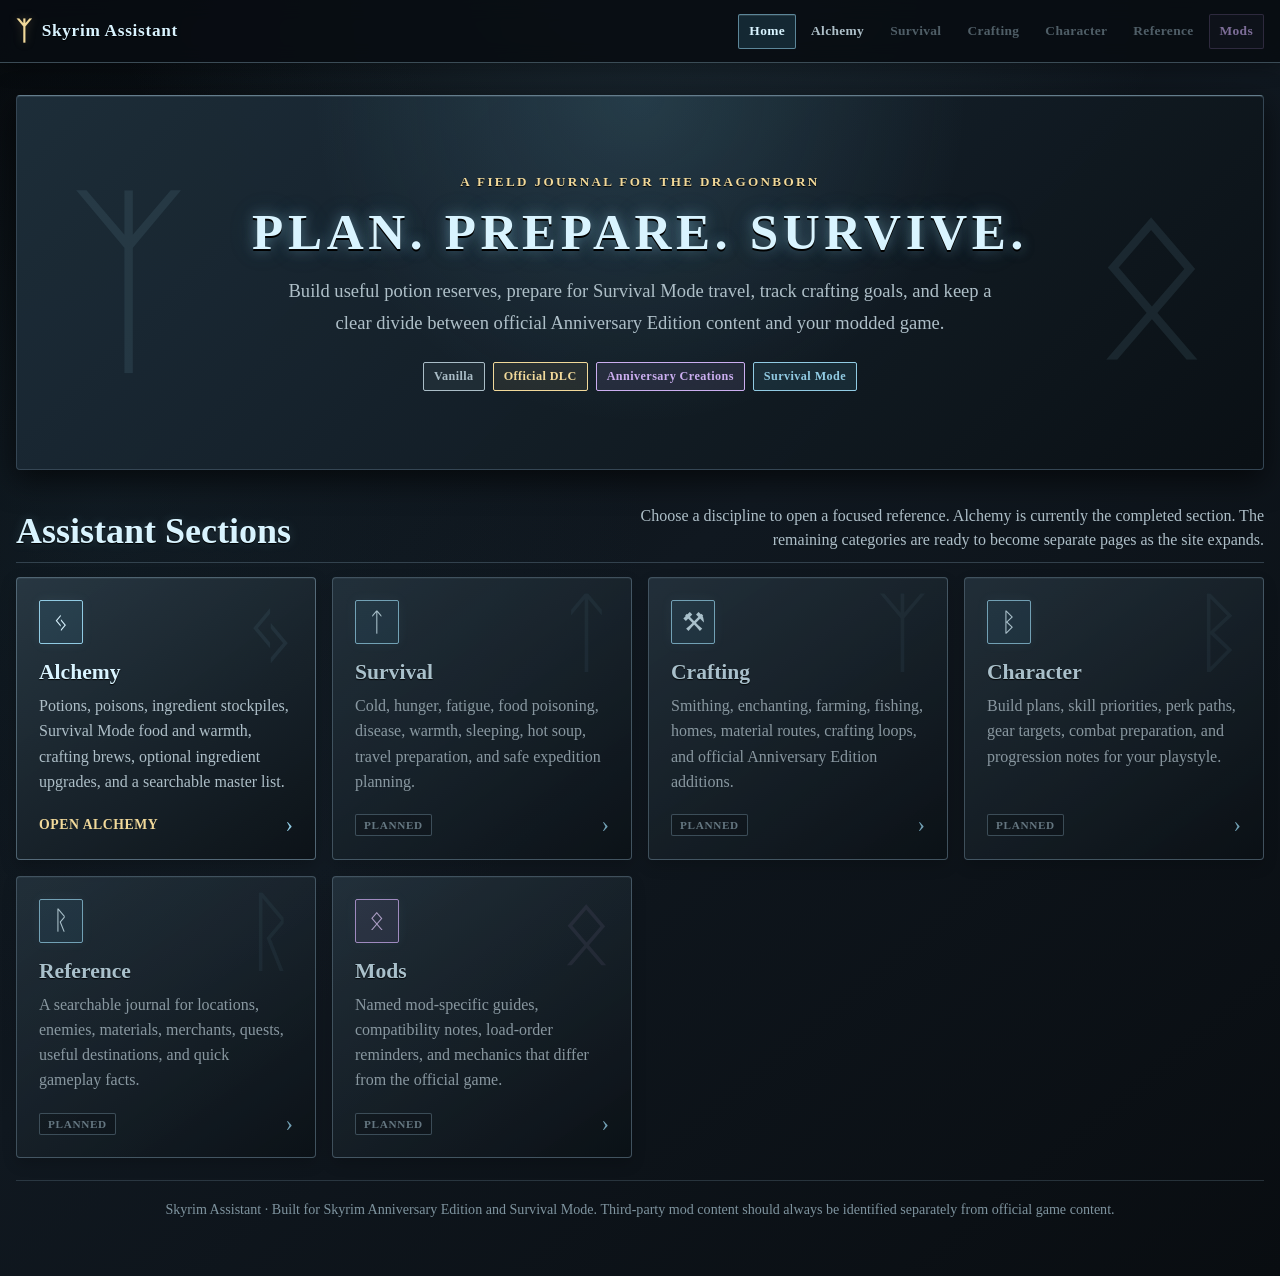
<file: index.html>
<!doctype html>
<html lang="en">
<head>
  <meta charset="utf-8" />
  <meta name="viewport" content="width=device-width, initial-scale=1" />
  <meta
    name="description"
    content="A Skyrim Anniversary Edition and Survival Mode reference assistant."
  />
  <title>Skyrim Assistant</title>

  <link rel="stylesheet" href="css/Site.css" />

  <style>
    .home-hero {
      position: relative;
      overflow: hidden;
      margin-bottom: 28px;
      padding: clamp(34px, 7vw, 78px) clamp(22px, 5vw, 72px);
      border: 1px solid var(--steel-dark);
      border-top-color: var(--steel);
      border-radius: 4px;
      text-align: center;
      background:
        radial-gradient(circle at 50% 0%, rgba(109, 174, 203, 0.18), transparent 45%),
        linear-gradient(
          135deg,
          rgba(30, 47, 59, 0.96),
          rgba(10, 16, 21, 0.98)
        );
      box-shadow:
        inset 0 1px 0 rgba(207, 236, 248, 0.11),
        0 10px 30px var(--shadow);
    }

    .home-hero::before,
    .home-hero::after {
      position: absolute;
      top: 50%;
      color: rgba(145, 203, 227, 0.1);
      font-family: "Segoe UI Symbol", "Noto Sans Runic", Georgia, serif;
      font-size: clamp(7rem, 16vw, 15rem);
      line-height: 1;
      pointer-events: none;
      transform: translateY(-50%);
    }

    .home-hero::before {
      content: "ᛉ";
      left: 4%;
    }

    .home-hero::after {
      content: "ᛟ";
      right: 4%;
    }

    .home-kicker {
      position: relative;
      z-index: 1;
      margin: 0 0 12px;
      color: var(--nordic-gold-bright);
      font-size: 0.82rem;
      font-weight: bold;
      letter-spacing: 0.18em;
      text-transform: uppercase;
      text-shadow: 0 1px 1px #000;
    }

    .home-hero h1 {
      position: relative;
      z-index: 1;
      margin-bottom: 14px;
    }

    .home-hero-copy {
      position: relative;
      z-index: 1;
      max-width: 740px;
      margin: 0 auto;
      color: var(--muted);
      font-size: clamp(1rem, 2vw, 1.16rem);
      line-height: 1.7;
    }

    .home-hero .content-status {
      margin-top: 24px;
    }

    .home-section {
      margin-top: 34px;
    }

    .home-section-heading {
      display: flex;
      align-items: end;
      justify-content: space-between;
      gap: 18px;
      margin-bottom: 14px;
      padding-bottom: 10px;
      border-bottom: 1px solid rgba(100, 125, 140, 0.42);
    }

    .home-section-heading h2 {
      margin: 0;
    }

    .home-section-heading p {
      max-width: 690px;
      margin: 0;
      color: var(--muted);
      line-height: 1.5;
      text-align: right;
    }

    .assistant-grid {
      display: grid;
      grid-template-columns: repeat(auto-fit, minmax(245px, 1fr));
      gap: 16px;
    }

    .assistant-card {
      position: relative;
      display: flex;
      min-height: 245px;
      flex-direction: column;
      padding: 22px;
      overflow: hidden;
      border: 1px solid rgba(100, 125, 140, 0.75);
      border-radius: 4px;
      color: var(--text);
      text-decoration: none;
      background: linear-gradient(
        145deg,
        rgba(49, 67, 79, 0.72),
        rgba(11, 17, 22, 0.82)
      );
      box-shadow:
        inset 0 1px 0 rgba(207, 236, 248, 0.06),
        0 6px 16px rgba(0, 0, 0, 0.22);
      transition:
        transform 0.18s ease,
        border-color 0.18s ease,
        box-shadow 0.18s ease,
        background 0.18s ease;
    }

    .assistant-card::before {
      position: absolute;
      top: 12px;
      right: 18px;
      color: rgba(145, 203, 227, 0.08);
      font-family: "Segoe UI Symbol", "Noto Sans Runic", Georgia, serif;
      font-size: 5.5rem;
      line-height: 1;
      pointer-events: none;
    }

    .assistant-card:hover {
      border-color: var(--frost);
      background: linear-gradient(
        145deg,
        rgba(59, 87, 104, 0.83),
        rgba(16, 29, 38, 0.92)
      );
      box-shadow:
        inset 0 1px 0 rgba(207, 236, 248, 0.1),
        0 0 18px rgba(145, 203, 227, 0.12),
        0 9px 20px rgba(0, 0, 0, 0.3);
      transform: translateY(-4px);
    }

    .assistant-card.coming-soon {
      cursor: default;
      opacity: 0.77;
    }

    .assistant-card.coming-soon:hover {
      border-color: rgba(100, 125, 140, 0.75);
      background: linear-gradient(
        145deg,
        rgba(49, 67, 79, 0.72),
        rgba(11, 17, 22, 0.82)
      );
      box-shadow:
        inset 0 1px 0 rgba(207, 236, 248, 0.06),
        0 6px 16px rgba(0, 0, 0, 0.22);
      transform: none;
    }

    .assistant-card.alchemy::before {
      content: "ᛃ";
    }

    .assistant-card.survival::before {
      content: "ᛏ";
    }

    .assistant-card.crafting::before {
      content: "ᛉ";
    }

    .assistant-card.character::before {
      content: "ᛒ";
    }

    .assistant-card.reference::before {
      content: "ᚱ";
    }

    .assistant-card.mods::before {
      content: "ᛟ";
      color: rgba(203, 174, 240, 0.11);
    }

    .card-rune {
      position: relative;
      z-index: 1;
      display: inline-grid;
      width: 44px;
      height: 44px;
      place-items: center;
      margin-bottom: 16px;
      border: 1px solid var(--frost);
      border-radius: 2px;
      color: var(--frost-bright);
      font-family: "Segoe UI Symbol", "Noto Sans Runic", Georgia, serif;
      font-size: 1.65rem;
      background: rgba(77, 159, 195, 0.12);
      box-shadow: 0 0 12px rgba(145, 203, 227, 0.08);
    }

    .assistant-card.mods .card-rune {
      border-color: #cbaef0;
      color: #dfc9fa;
      background: rgba(154, 132, 202, 0.13);
    }

    .assistant-card h3 {
      position: relative;
      z-index: 1;
      margin: 0 0 8px;
      color: var(--frost-bright);
      font-size: 1.35rem;
    }

    .assistant-card p {
      position: relative;
      z-index: 1;
      margin: 0;
      color: var(--muted);
      line-height: 1.58;
    }

    .card-footer {
      position: relative;
      z-index: 1;
      display: flex;
      align-items: center;
      justify-content: space-between;
      gap: 10px;
      margin-top: auto;
      padding-top: 20px;
    }

    .card-action {
      color: var(--nordic-gold-bright);
      font-size: 0.86rem;
      font-weight: bold;
      letter-spacing: 0.04em;
      text-transform: uppercase;
    }

    .card-arrow {
      color: var(--frost);
      font-size: 1.4rem;
      line-height: 1;
    }

    .coming-soon-label {
      padding: 4px 8px;
      border: 1px solid rgba(100, 125, 140, 0.7);
      border-radius: 2px;
      color: var(--muted-dark);
      font-size: 0.7rem;
      font-weight: bold;
      letter-spacing: 0.06em;
      text-transform: uppercase;
      background: rgba(0, 0, 0, 0.2);
    }

    .quick-note {
      margin-top: 26px;
      padding: 16px 18px;
      border: 1px solid rgba(100, 125, 140, 0.68);
      border-left: 4px solid var(--nordic-gold);
      border-radius: 3px;
      color: var(--muted);
      line-height: 1.6;
      background: linear-gradient(
        90deg,
        rgba(196, 168, 106, 0.1),
        rgba(12, 20, 27, 0.28)
      );
    }

    .quick-note strong {
      color: var(--nordic-gold-bright);
    }

    @media (max-width: 760px) {
      .home-section-heading {
        display: block;
      }

      .home-section-heading p {
        margin-top: 8px;
        text-align: left;
      }
    }
  </style>
</head>

<body>
  <header class="site-header">
    <div class="site-header-inner">
      <a class="site-logo" href="index.html">
        <span class="site-logo-rune" aria-hidden="true">ᛉ</span>
        <span>Skyrim Assistant</span>
      </a>

      <nav class="site-nav" aria-label="Main navigation">
        <a class="active" href="index.html">Home</a>
        <a href="Alchemy.html">Alchemy</a>
        <span class="site-nav-placeholder">Survival</span>
        <span class="site-nav-placeholder">Crafting</span>
        <span class="site-nav-placeholder">Character</span>
        <span class="site-nav-placeholder">Reference</span>
        <span class="site-nav-placeholder mod-nav-link">Mods</span>
      </nav>
    </div>
  </header>

  <main class="page-shell">
    <section class="home-hero" aria-labelledby="home-title">
      <p class="home-kicker">A Field Journal for the Dragonborn</p>

      <h1 id="home-title">Plan. Prepare. Survive.</h1>

      <p class="home-hero-copy">
        Build useful potion reserves, prepare for Survival Mode travel, track crafting goals,
        and keep a clear divide between official Anniversary Edition content and your modded game.
      </p>

      <div class="content-status" aria-label="Supported content">
        <span class="content-badge badge-vanilla">Vanilla</span>
        <span class="content-badge badge-dlc">Official DLC</span>
        <span class="content-badge badge-ae">Anniversary Creations</span>
        <span class="content-badge badge-survival">Survival Mode</span>
      </div>
    </section>

    <section class="home-section" aria-labelledby="assistant-tools-heading">
      <div class="home-section-heading">
        <h2 id="assistant-tools-heading">Assistant Sections</h2>

        <p>
          Choose a discipline to open a focused reference. Alchemy is currently the completed section.
          The remaining categories are ready to become separate pages as the site expands.
        </p>
      </div>

      <div class="assistant-grid">
        <a class="assistant-card alchemy" href="Alchemy.html">
          <span class="card-rune" aria-hidden="true">ᛃ</span>
          <h3>Alchemy</h3>

          <p>
            Potions, poisons, ingredient stockpiles, Survival Mode food and warmth,
            crafting brews, optional ingredient upgrades, and a searchable master list.
          </p>

          <div class="card-footer">
            <span class="card-action">Open Alchemy</span>
            <span class="card-arrow" aria-hidden="true">›</span>
          </div>
        </a>

        <article class="assistant-card survival coming-soon">
          <span class="card-rune" aria-hidden="true">ᛏ</span>
          <h3>Survival</h3>

          <p>
            Cold, hunger, fatigue, food poisoning, disease, warmth, sleeping,
            hot soup, travel preparation, and safe expedition planning.
          </p>

          <div class="card-footer">
            <span class="coming-soon-label">Planned</span>
            <span class="card-arrow" aria-hidden="true">›</span>
          </div>
        </article>

        <article class="assistant-card crafting coming-soon">
          <span class="card-rune" aria-hidden="true">⚒</span>
          <h3>Crafting</h3>

          <p>
            Smithing, enchanting, farming, fishing, homes, material routes,
            crafting loops, and official Anniversary Edition additions.
          </p>

          <div class="card-footer">
            <span class="coming-soon-label">Planned</span>
            <span class="card-arrow" aria-hidden="true">›</span>
          </div>
        </article>

        <article class="assistant-card character coming-soon">
          <span class="card-rune" aria-hidden="true">ᛒ</span>
          <h3>Character</h3>

          <p>
            Build plans, skill priorities, perk paths, gear targets,
            combat preparation, and progression notes for your playstyle.
          </p>

          <div class="card-footer">
            <span class="coming-soon-label">Planned</span>
            <span class="card-arrow" aria-hidden="true">›</span>
          </div>
        </article>

        <article class="assistant-card reference coming-soon">
          <span class="card-rune" aria-hidden="true">ᚱ</span>
          <h3>Reference</h3>

          <p>
            A searchable journal for locations, enemies, materials, merchants,
            quests, useful destinations, and quick gameplay facts.
          </p>

          <div class="card-footer">
            <span class="coming-soon-label">Planned</span>
            <span class="card-arrow" aria-hidden="true">›</span>
          </div>
        </article>

        <article class="assistant-card mods coming-soon">
          <span class="card-rune" aria-hidden="true">ᛟ</span>
          <h3>Mods</h3>

          <p>
            Named mod-specific guides, compatibility notes, load-order reminders,
            and mechanics that differ from the official game.
          </p>

          <div class="card-footer">
            <span class="coming-soon-label">Planned</span>
            <span class="card-arrow" aria-hidden="true">›</span>
          </div>
        </article>
      </div>

    </section>

    <footer class="site-footer">
      Skyrim Assistant · Built for Skyrim Anniversary Edition and Survival Mode.
      Third-party mod content should always be identified separately from official game content.
    </footer>
  </main>
</body>
</html>
</file>
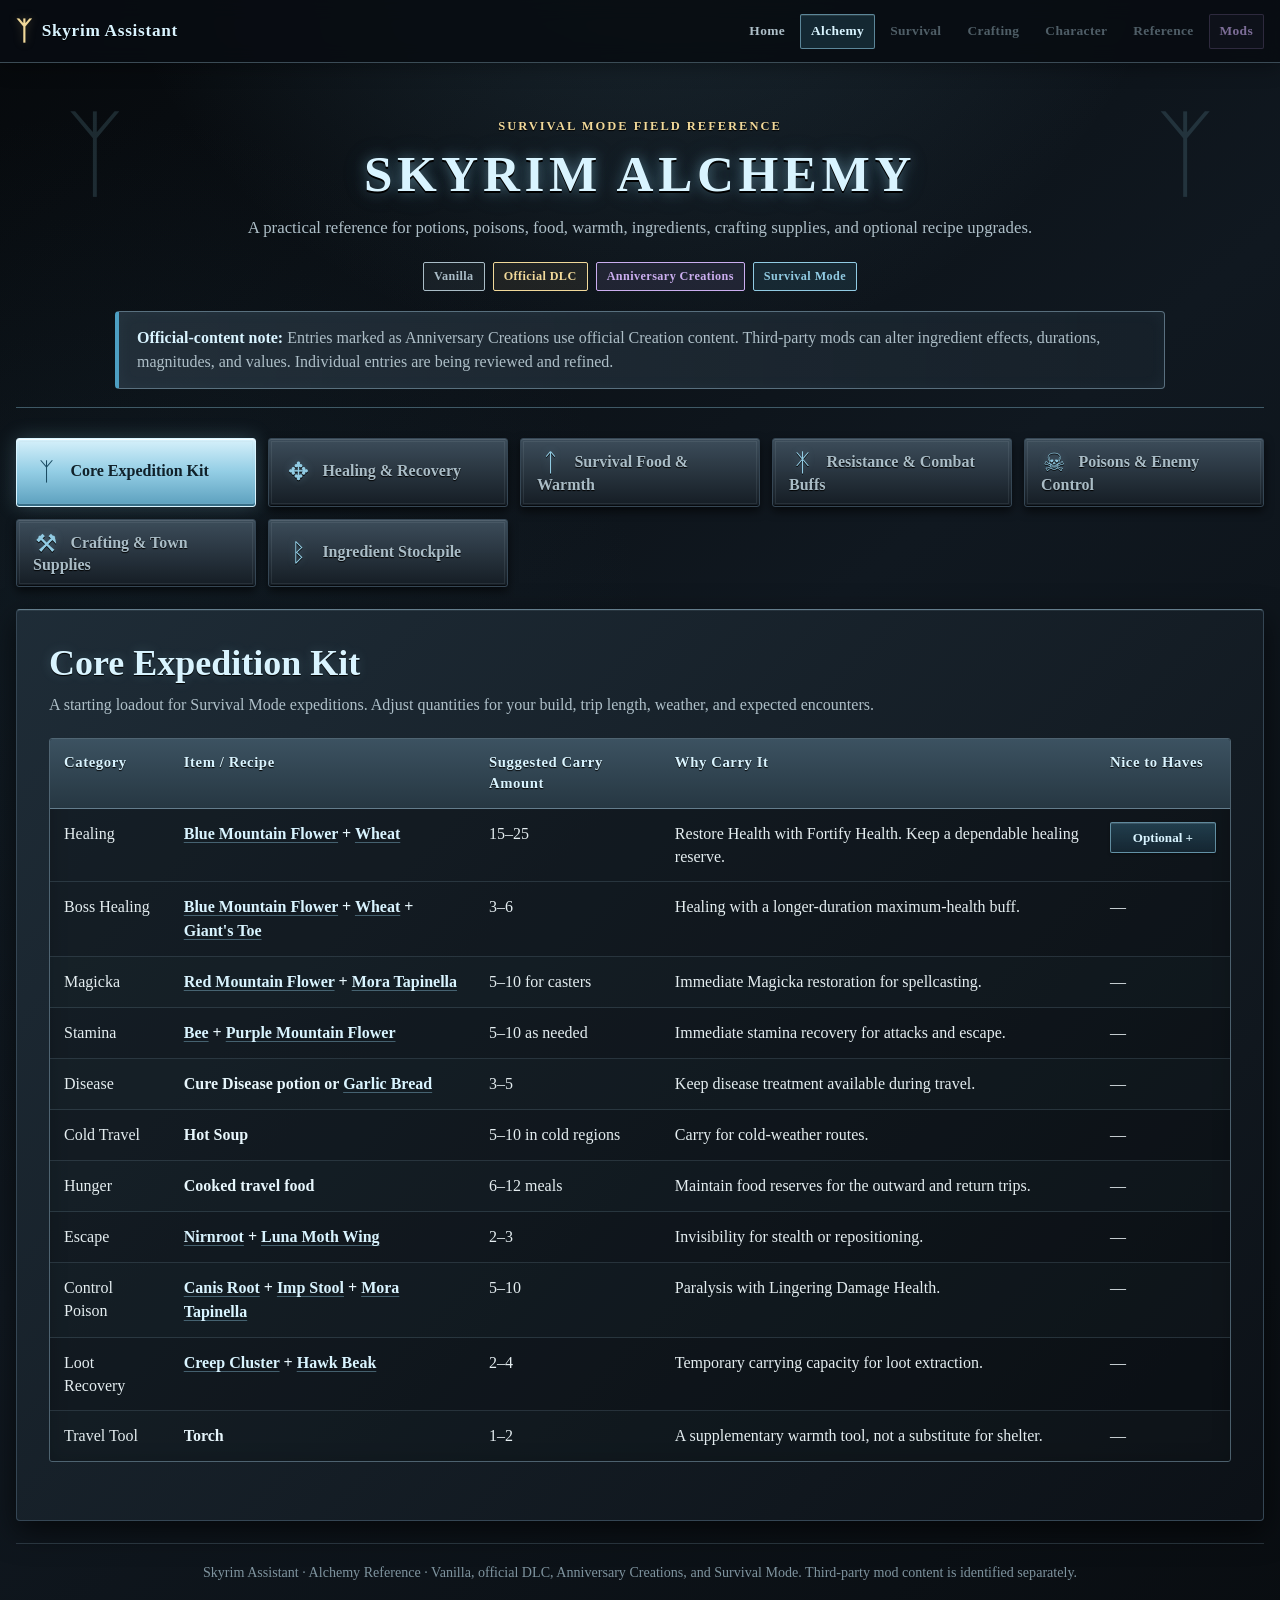
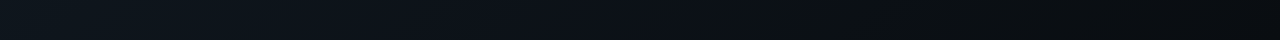
<file: Alchemy.html>
<!doctype html>
<html lang="en">

<head>
    <meta charset="utf-8" />
    <meta name="viewport" content="width=device-width, initial-scale=1" />
    <meta name="description"
        content="Skyrim Anniversary Edition Survival Mode alchemy reference for potions, poisons, ingredients, food, and crafting." />

    <title>Alchemy | Skyrim Assistant</title>

    <link rel="stylesheet" href="css/Site.css" />
    <link rel="stylesheet" href="css/Alchemy.css" />
</head>

<body>
    <header class="site-header">
        <div class="site-header-inner">
            <a class="site-logo" href="index.html">
                <span class="site-logo-rune" aria-hidden="true">ᛉ</span>
                <span>Skyrim Assistant</span>
            </a>

            <nav class="site-nav" aria-label="Main navigation">
                <a href="index.html">Home</a>
                <a class="active" href="Alchemy.html" aria-current="page">Alchemy</a>
                <span class="site-nav-placeholder">Survival</span>
                <span class="site-nav-placeholder">Crafting</span>
                <span class="site-nav-placeholder">Character</span>
                <span class="site-nav-placeholder">Reference</span>
                <span class="site-nav-placeholder mod-nav-link">Mods</span>
            </nav>
        </div>
    </header>

    <main class="page-shell">
        <header class="page-header">
            <p class="page-kicker">Survival Mode Field Reference</p>
            <h1>Skyrim Alchemy</h1>

            <p class="subtitle">
                A practical reference for potions, poisons, food, warmth, ingredients,
                crafting supplies, and optional recipe upgrades.
            </p>

            <div class="content-status" aria-label="Supported content">
                <span class="content-badge badge-vanilla">Vanilla</span>
                <span class="content-badge badge-dlc">Official DLC</span>
                <span class="content-badge badge-ae">Anniversary Creations</span>
                <span class="content-badge badge-survival">Survival Mode</span>
            </div>

            <div class="warning">
                <strong>Official-content note:</strong>
                Entries marked as Anniversary Creations use official Creation content.
                Third-party mods can alter ingredient effects, durations, magnitudes,
                and values. Individual entries are being reviewed and refined.
            </div>
        </header>

        <nav class="category-nav" aria-label="Alchemy categories">
            <button class="tab-button active" type="button" data-target="core-kit">
                <span class="tab-icon" aria-hidden="true">ᛉ</span>
                Core Expedition Kit
            </button>

            <button class="tab-button" type="button" data-target="healing">
                <span class="tab-icon" aria-hidden="true">✥</span>
                Healing &amp; Recovery
            </button>

            <button class="tab-button" type="button" data-target="survival">
                <span class="tab-icon" aria-hidden="true">ᛏ</span>
                Survival Food &amp; Warmth
            </button>

            <button class="tab-button" type="button" data-target="resistance">
                <span class="tab-icon" aria-hidden="true">ᛡ</span>
                Resistance &amp; Combat Buffs
            </button>

            <button class="tab-button" type="button" data-target="poisons">
                <span class="tab-icon" aria-hidden="true">☠</span>
                Poisons &amp; Enemy Control
            </button>

            <button class="tab-button" type="button" data-target="crafting">
                <span class="tab-icon" aria-hidden="true">⚒</span>
                Crafting &amp; Town Supplies
            </button>

            <button class="tab-button" type="button" data-target="ingredients">
                <span class="tab-icon" aria-hidden="true">ᛒ</span>
                Ingredient Stockpile
            </button>

        </nav>

        <!-- CORE EXPEDITION KIT -->
        <section id="core-kit" class="panel active">
            <h2>Core Expedition Kit</h2>

            <p class="panel-intro">
                A starting loadout for Survival Mode expeditions. Adjust quantities
                for your build, trip length, weather, and expected encounters.
            </p>

            <div class="table-wrap">
                <table>
                    <thead>
                        <tr>
                            <th scope="col">Category</th>
                            <th scope="col">Item / Recipe</th>
                            <th scope="col">Suggested Carry Amount</th>
                            <th scope="col">Why Carry It</th>
                            <th scope="col">Nice to Haves</th>
                        </tr>
                    </thead>

                    <tbody>
                        <tr>
                            <td>Healing</td>
                            <td class="recipe">Blue Mountain Flower + Wheat</td>
                            <td>15–25</td>
                            <td>
                                Restore Health with Fortify Health.
                                Keep a dependable healing reserve.
                            </td>
                            <td>
                                <button class="nice-to-have-button" type="button" aria-expanded="false"
                                    aria-controls="nice-core-healing">
                                    Optional +
                                </button>
                            </td>
                        </tr>

                        <tr id="nice-core-healing" class="nice-to-have-row" hidden>
                            <td colspan="5">
                                <div class="nice-to-have-content">
                                    <strong>Nice to haves:</strong>
                                    Add Giant's Toe for longer-duration Fortify Health.
                                    Reserve this variant for difficult encounters rather than
                                    routine batches.
                                </div>
                            </td>
                        </tr>

                        <tr>
                            <td>Boss Healing</td>
                            <td class="recipe">
                                Blue Mountain Flower + Wheat + Giant's Toe
                            </td>
                            <td>3–6</td>
                            <td>
                                Healing with a longer-duration maximum-health buff.
                            </td>
                            <td>—</td>
                        </tr>

                        <tr>
                            <td>Magicka</td>
                            <td class="recipe">Red Mountain Flower + Mora Tapinella</td>
                            <td>5–10 for casters</td>
                            <td>Immediate Magicka restoration for spellcasting.</td>
                            <td>—</td>
                        </tr>

                        <tr>
                            <td>Stamina</td>
                            <td class="recipe">Bee + Purple Mountain Flower</td>
                            <td>5–10 as needed</td>
                            <td>Immediate stamina recovery for attacks and escape.</td>
                            <td>—</td>
                        </tr>

                        <tr>
                            <td>Disease</td>
                            <td class="recipe">Cure Disease potion or Garlic Bread</td>
                            <td>3–5</td>
                            <td>Keep disease treatment available during travel.</td>
                            <td>—</td>
                        </tr>

                        <tr>
                            <td>Cold Travel</td>
                            <td class="recipe">Hot Soup</td>
                            <td>5–10 in cold regions</td>
                            <td>Carry for cold-weather routes.</td>
                            <td>—</td>
                        </tr>

                        <tr>
                            <td>Hunger</td>
                            <td class="recipe">Cooked travel food</td>
                            <td>6–12 meals</td>
                            <td>Maintain food reserves for the outward and return trips.</td>
                            <td>—</td>
                        </tr>

                        <tr>
                            <td>Escape</td>
                            <td class="recipe">Nirnroot + Luna Moth Wing</td>
                            <td>2–3</td>
                            <td>Invisibility for stealth or repositioning.</td>
                            <td>—</td>
                        </tr>

                        <tr>
                            <td>Control Poison</td>
                            <td class="recipe">
                                Canis Root + Imp Stool + Mora Tapinella
                            </td>
                            <td>5–10</td>
                            <td>Paralysis with Lingering Damage Health.</td>
                            <td>—</td>
                        </tr>

                        <tr>
                            <td>Loot Recovery</td>
                            <td class="recipe">Creep Cluster + Hawk Beak</td>
                            <td>2–4</td>
                            <td>Temporary carrying capacity for loot extraction.</td>
                            <td>—</td>
                        </tr>

                        <tr>
                            <td>Travel Tool</td>
                            <td class="recipe">Torch</td>
                            <td>1–2</td>
                            <td>A supplementary warmth tool, not a substitute for shelter.</td>
                            <td>—</td>
                        </tr>
                    </tbody>
                </table>
            </div>
        </section>

        <!--Healing & Recovery-->
        <section class="panel" id="healing">
            <h2>
                Healing &amp; Recovery
            </h2>
            <p class="panel-intro">
                Practical recipes for health, stamina, and Magicka restoration, regeneration, disease treatment, and
                temporary carrying capacity. Open an optional group for ingredient alternatives, pairing warnings, and
                selected specialty recipes.
            </p>
            <div class="table-wrap">
                <table>
                    <thead>
                        <tr>
                            <th scope="col">
                                Effects
                            </th>
                            <th scope="col">
                                Ingredients
                            </th>
                            <th scope="col">
                                Use Case
                            </th>
                            <th scope="col">
                                Nice to Haves
                            </th>
                        </tr>
                    </thead>

                    <!-- START: RESTORE HEALTH MAIN ROW -->
                    <tbody>
                        <tr>
                            <td>
                                Restore Health
                            </td>
                            <td class="recipe">
                                Blue Mountain Flower + Butterfly Wing
                            </td>
                            <td>
                                <span class="tag tag-essential">
                                    Essential
                                </span>
                                Basic immediate healing using gatherable ingredients.
                                Pick Blue Mountain Flowers and catch orange butterflies.
                                Open the ingredient pool for substitutes and useful pairings.
                            </td>
                            <td>
                                <button aria-controls="nice-healing-basic" aria-expanded="false"
                                    class="nice-to-have-button" type="button">
                                    Optional +
                                </button>
                            </td>
                        </tr>
                    </tbody>
                    <!-- END: RESTORE HEALTH MAIN ROW -->
                    <!-- START: NICE HEALING BASIC -->
                    <tbody class="ingredient-pool" hidden="" id="nice-healing-basic">
                        <tr class="nice-to-have-row healing-legend-row">
                            <td colspan="4">
                                <strong>
                                    Healing ingredient pool:
                                </strong>
                                Combine two different ingredients from the ingredient rows below. Green means no harmful
                                shared effects with other ingredients in this listed pool. Yellow identifies pairings to
                                avoid. Purple rows are complete specialty recipes. Add a third ingredient only when it
                                improves magnitude, duration, or useful effects.
                            </td>
                        </tr>
                        <tr class="nice-to-have-row ingredient-safe">
                            <td>
                                Restore Health
                            </td>
                            <td class="recipe">
                                Blue Mountain Flower
                            </td>
                            <td class="nice-to-have-use">
                                Gather flowers while traveling or grow your own.
                                Wheat also adds Fortify Health.
                            </td>
                            <td class="nice-to-have-empty-cell">
                            </td>
                        </tr>
                        <tr class="nice-to-have-row ingredient-safe">
                            <td>
                                Restore Health
                            </td>
                            <td class="recipe">
                                Butterfly Wing
                            </td>
                            <td class="nice-to-have-use">
                                Catch orange butterflies, not blue butterflies.
                            </td>
                            <td class="nice-to-have-empty-cell">
                            </td>
                        </tr>
                        <tr class="nice-to-have-row ingredient-safe">
                            <td>
                                Restore Health
                            </td>
                            <td class="recipe">
                                Blue Dartwing
                            </td>
                            <td class="nice-to-have-use">
                                Collect blue dragonflies near water.
                                Swamp Fungal Pod or Ash Hopper Jelly also adds Resist Shock.
                            </td>
                            <td class="nice-to-have-empty-cell">
                            </td>
                        </tr>
                        <tr class="nice-to-have-row ingredient-safe">
                            <td>
                                Restore Health
                            </td>
                            <td class="recipe">
                                Charred Skeever Hide
                            </td>
                            <td class="nice-to-have-use">
                                Collect from cooked skeevers, not ordinary dead skeevers.
                                Ash Hopper Jelly also adds Restore Stamina;
                                Felsaad Tern Feathers also adds Cure Disease.
                            </td>
                            <td class="nice-to-have-empty-cell">
                            </td>
                        </tr>
                        <tr class="nice-to-have-row ingredient-safe">
                            <td>
                                Restore Health
                            </td>
                            <td class="recipe">
                                Rock Warbler Egg
                            </td>
                            <td class="nice-to-have-use">
                                Harvest nests in rocky regions, especially the Reach.
                                Keep as an opportunistic substitute.
                            </td>
                            <td class="nice-to-have-empty-cell">
                            </td>
                        </tr>
                        <tr class="nice-to-have-row ingredient-safe">
                            <td>
                                Restore Health
                            </td>
                            <td class="recipe">
                                Ash Hopper Jelly
                            </td>
                            <td class="nice-to-have-use">
                                <span class="tag tag-dlc">
                                    Dragonborn / Solstheim
                                </span>
                                Loot ash hoppers.
                                Blue Dartwing or Swamp Fungal Pod also adds Resist Shock;
                                Charred Skeever Hide also adds Restore Stamina.
                            </td>
                            <td class="nice-to-have-empty-cell">
                            </td>
                        </tr>
                        <tr class="nice-to-have-row ingredient-safe">
                            <td>
                                Restore Health
                            </td>
                            <td class="recipe">
                                Felsaad Tern Feathers
                            </td>
                            <td class="nice-to-have-use">
                                <span class="tag tag-dlc">
                                    Dragonborn / Solstheim
                                </span>
                                Collect from Felsaad Terns.
                                Charred Skeever Hide also adds Cure Disease.
                            </td>
                            <td class="nice-to-have-empty-cell">
                            </td>
                        </tr>
                        <tr class="nice-to-have-row ingredient-caution">
                            <td>
                                Restore Health
                            </td>
                            <td class="recipe">
                                Wheat
                            </td>
                            <td class="nice-to-have-use">
                                Harvest from farms or grow your own.
                                <strong>
                                    Avoid Swamp Fungal Pod:
                                </strong>
                                this pairing adds Lingering Damage Magicka.
                                Butterfly Wing gives healing only;
                                Blue Mountain Flower also adds Fortify Health.
                            </td>
                            <td class="nice-to-have-empty-cell">
                            </td>
                        </tr>
                        <tr class="nice-to-have-row ingredient-caution">
                            <td>
                                Restore Health
                            </td>
                            <td class="recipe">
                                Swamp Fungal Pod
                            </td>
                            <td class="nice-to-have-use">
                                Gather in Hjaalmarch's marshes.
                                <strong>
                                    Avoid Wheat:
                                </strong>
                                this pairing adds Lingering Damage Magicka.
                                Blue Dartwing or Ash Hopper Jelly also adds Resist Shock.
                            </td>
                            <td class="nice-to-have-empty-cell">
                            </td>
                        </tr>
                        <tr class="nice-to-have-row healing-specialty">
                            <td>
                                Restore Health + longer-duration Fortify Health
                            </td>
                            <td class="recipe">
                                Blue Mountain Flower + Wheat + Giant's Toe
                            </td>
                            <td class="nice-to-have-use">
                                Specialty recipe using a Giant's Toe already collected.
                                Normally extends Fortify Health from 60 to 300 seconds.
                                It does not increase immediate healing.
                                Giant's Toe is not an interchangeable healing ingredient.
                            </td>
                            <td class="nice-to-have-empty-cell">
                            </td>
                        </tr>
                    </tbody>
                    <!-- END: NICE HEALING BASIC -->

                    <!-- START: REGENERATE HEALTH MAIN ROW -->
                    <tbody>
                        <tr>
                            <td>
                                Regenerate Health
                            </td>
                            <td class="recipe">
                                Garlic + Juniper Berries
                            </td>
                            <td>
                                <span class="tag tag-survival">
                                    Important for Survival
                                </span>
                                Supports health recovery over time rather than immediate healing.
                                Collect Garlic from kitchens and Juniper Berries while exploring.
                                Keep Restore Health potions available for emergencies.
                            </td>
                            <td>
                                <button aria-controls="nice-health-regeneration" aria-expanded="false"
                                    class="nice-to-have-button" type="button">
                                    Optional +
                                </button>
                            </td>
                        </tr>
                    </tbody>
                    <!-- END: REGENERATE HEALTH MAIN ROW -->
                    <!-- START: NICE HEALTH REGENERATION -->
                    <tbody class="ingredient-pool" hidden="" id="nice-health-regeneration">
                        <tr class="nice-to-have-row healing-legend-row">
                            <td colspan="4">
                                <strong>
                                    Health regeneration ingredient pool:
                                </strong>
                                Combine two different ingredients from the ingredient rows below. Green means no harmful
                                shared effects with other ingredients in this listed pool. Yellow identifies pairings to
                                avoid. Purple rows are complete specialty recipes. Add a third ingredient only when it
                                improves magnitude, duration, or useful effects.
                            </td>
                        </tr>
                        <tr class="nice-to-have-row ingredient-safe">
                            <td>
                                Regenerate Health
                            </td>
                            <td class="recipe">
                                Garlic
                            </td>
                            <td class="nice-to-have-use">
                                Collect hanging Garlic braids and loose kitchen supplies.
                                Keep a separate reserve for cooking.
                            </td>
                            <td class="nice-to-have-empty-cell">
                            </td>
                        </tr>
                        <tr class="nice-to-have-row ingredient-safe">
                            <td>
                                Regenerate Health
                            </td>
                            <td class="recipe">
                                Juniper Berries
                            </td>
                            <td class="nice-to-have-use">
                                Gather from juniper trees, especially in the Reach.
                                Angelfish also adds Fortify Archery.
                            </td>
                            <td class="nice-to-have-empty-cell">
                            </td>
                        </tr>
                        <tr class="nice-to-have-row ingredient-safe">
                            <td>
                                Regenerate Health
                            </td>
                            <td class="recipe">
                                Vampire Dust
                            </td>
                            <td class="nice-to-have-use">
                                Save drops from defeated vampires.
                                Luna Moth Wing also adds Invisibility.
                                Treat as encounter loot rather than a bulk gathering staple.
                            </td>
                            <td class="nice-to-have-empty-cell">
                            </td>
                        </tr>
                        <tr class="nice-to-have-row ingredient-safe">
                            <td>
                                Regenerate Health
                            </td>
                            <td class="recipe">
                                Emperor Parasol Moss
                            </td>
                            <td class="nice-to-have-use">
                                <span class="tag tag-dlc">
                                    Dragonborn / Solstheim
                                </span>
                                Gather while exploring Solstheim.
                                Keep as a regional substitute.
                            </td>
                            <td class="nice-to-have-empty-cell">
                            </td>
                        </tr>
                        <tr class="nice-to-have-row ingredient-safe">
                            <td>
                                Regenerate Health
                            </td>
                            <td class="recipe">
                                Angelfish
                            </td>
                            <td class="nice-to-have-use">
                                <span class="tag tag-ae">
                                    Official Creation / Fishing
                                </span>
                                Nordic Barnacle also adds Waterbreathing;
                                Juniper Berries also adds Fortify Archery.
                                Save for useful specialty combinations.
                            </td>
                            <td class="nice-to-have-empty-cell">
                            </td>
                        </tr>
                        <tr class="nice-to-have-row ingredient-caution">
                            <td>
                                Regenerate Health
                            </td>
                            <td class="recipe">
                                Luna Moth Wing
                            </td>
                            <td class="nice-to-have-use">
                                Catch luna moths while exploring at night.
                                <strong>
                                    Avoid Namira's Rot and Nordic Barnacle:
                                </strong>
                                either pairing adds Damage Magicka.
                                Vampire Dust also adds Invisibility.
                            </td>
                            <td class="nice-to-have-empty-cell">
                            </td>
                        </tr>
                        <tr class="nice-to-have-row ingredient-caution">
                            <td>
                                Regenerate Health
                            </td>
                            <td class="recipe">
                                Namira's Rot
                            </td>
                            <td class="nice-to-have-use">
                                Gather fungus from cave floors.
                                <strong>
                                    Avoid Luna Moth Wing and Nordic Barnacle:
                                </strong>
                                either pairing adds Damage Magicka.
                                Garlic or Juniper Berries is a clean pairing.
                            </td>
                            <td class="nice-to-have-empty-cell">
                            </td>
                        </tr>
                        <tr class="nice-to-have-row ingredient-caution">
                            <td>
                                Regenerate Health
                            </td>
                            <td class="recipe">
                                Nordic Barnacle
                            </td>
                            <td class="nice-to-have-use">
                                Gather barnacle clusters around submerged ruins and shipwrecks.
                                <strong>
                                    Avoid Luna Moth Wing and Namira's Rot:
                                </strong>
                                either pairing adds Damage Magicka.
                                Angelfish also adds Waterbreathing.
                            </td>
                            <td class="nice-to-have-empty-cell">
                            </td>
                        </tr>
                        <tr class="nice-to-have-row healing-specialty">
                            <td>
                                Regenerate Health + Invisibility
                            </td>
                            <td class="recipe">
                                Luna Moth Wing + Vampire Dust
                            </td>
                            <td class="nice-to-have-use">
                                A two-ingredient stealth-and-recovery potion.
                                Useful for retreating or repositioning while supporting recovery.
                                A third ingredient is unnecessary unless it adds another useful effect.
                            </td>
                            <td class="nice-to-have-empty-cell">
                            </td>
                        </tr>
                        <tr class="nice-to-have-row healing-specialty">
                            <td>
                                Regenerate Health + Waterbreathing
                            </td>
                            <td class="recipe">
                                Angelfish + Nordic Barnacle
                            </td>
                            <td class="nice-to-have-use">
                                <span class="tag tag-ae">
                                    Official Creation / Fishing
                                </span>
                                Combines recovery support with underwater breathing.
                                Use when exploring submerged locations with an Angelfish available.
                            </td>
                            <td class="nice-to-have-empty-cell">
                            </td>
                        </tr>
                        <tr class="nice-to-have-row healing-specialty">
                            <td>
                                Regenerate Health + Fortify Archery
                            </td>
                            <td class="recipe">
                                Angelfish + Juniper Berries
                            </td>
                            <td class="nice-to-have-use">
                                <span class="tag tag-ae">
                                    Official Creation / Fishing
                                </span>
                                Situational archer preparation.
                                Combines regeneration support with an archery buff
                                using only two ingredients.
                            </td>
                            <td class="nice-to-have-empty-cell">
                            </td>
                        </tr>
                    </tbody>
                    <!-- END: NICE HEALTH REGENERATION -->

                    <!-- START: RESTORE STAMINA MAIN ROW -->
                    <tbody>
                        <tr>
                            <td>
                                Restore Stamina
                            </td>
                            <td class="recipe">
                                Bee + Purple Mountain Flower
                            </td>
                            <td>
                                Immediate stamina recovery for sprinting, power attacks,
                                and escaping dangerous encounters.
                                Collect Bees and Purple Mountain Flowers while traveling.
                                Open the ingredient pool for alternatives, pairing warnings,
                                and specialty recipes.
                            </td>
                            <td>
                                <button aria-controls="nice-stamina-basic" aria-expanded="false"
                                    class="nice-to-have-button" type="button">
                                    Optional +
                                </button>
                            </td>
                        </tr>
                    </tbody>
                    <!-- END: RESTORE STAMINA MAIN ROW -->
                    <!-- START: NICE STAMINA BASIC -->
                    <tbody class="ingredient-pool" hidden="" id="nice-stamina-basic">
                        <tr class="nice-to-have-row healing-legend-row">
                            <td colspan="4">
                                <strong>
                                    Stamina restoration ingredient pool:
                                </strong>
                                Combine two different ingredients from the ingredient rows below. Green means no harmful
                                shared effects with other ingredients in this listed pool. Yellow identifies pairings to
                                avoid. Purple rows are complete specialty recipes. Add a third ingredient only when it
                                improves magnitude, duration, or useful effects.
                            </td>
                        </tr>
                        <tr class="nice-to-have-row ingredient-safe">
                            <td>
                                Restore Stamina
                            </td>
                            <td class="recipe">
                                Orange Dartwing
                            </td>
                            <td class="nice-to-have-use">
                                Catch orange dragonflies near water.
                                Blue Dartwing is a different ingredient, not a substitute.
                                Pair with Bee or Purple Mountain Flower for stamina restoration.
                            </td>
                            <td class="nice-to-have-empty-cell">
                            </td>
                        </tr>
                        <tr class="nice-to-have-row ingredient-safe">
                            <td>
                                Restore Stamina
                            </td>
                            <td class="recipe">
                                Charred Skeever Hide
                            </td>
                            <td class="nice-to-have-use">
                                Collect from cooked skeevers, not ordinary dead skeevers.
                                Eye of Sabre Cat also adds Restore Health;
                                Mudcrab Chitin also adds Cure Disease and Resist Poison.
                            </td>
                            <td class="nice-to-have-empty-cell">
                            </td>
                        </tr>
                        <tr class="nice-to-have-row ingredient-safe">
                            <td>
                                Restore Stamina
                            </td>
                            <td class="recipe">
                                Mudcrab Chitin
                            </td>
                            <td class="nice-to-have-use">
                                Collect from defeated mudcrabs.
                                Charred Skeever Hide also adds Cure Disease and Resist Poison.
                            </td>
                            <td class="nice-to-have-empty-cell">
                            </td>
                        </tr>
                        <tr class="nice-to-have-row ingredient-safe">
                            <td>
                                Restore Stamina
                            </td>
                            <td class="recipe">
                                Eye of Sabre Cat
                            </td>
                            <td class="nice-to-have-use">
                                Save drops from defeated sabre cats.
                                Charred Skeever Hide also adds Restore Health.
                                Treat as encounter loot rather than a routine gathering staple.
                            </td>
                            <td class="nice-to-have-empty-cell">
                            </td>
                        </tr>
                        <tr class="nice-to-have-row ingredient-safe">
                            <td>
                                Restore Stamina
                            </td>
                            <td class="recipe">
                                Hawk Beak
                            </td>
                            <td class="nice-to-have-use">
                                Collect from hawks you bring down.
                                Purple Mountain Flower also adds Resist Frost;
                                Netch Jelly also adds Fortify Carry Weight.
                            </td>
                            <td class="nice-to-have-empty-cell">
                            </td>
                        </tr>
                        <tr class="nice-to-have-row ingredient-safe">
                            <td>
                                Restore Stamina
                            </td>
                            <td class="recipe">
                                Large Antlers
                            </td>
                            <td class="nice-to-have-use">
                                Collect from deer.
                                Small Antlers are a different ingredient, not a substitute.
                                Torchbug Thorax also adds Fortify Stamina.
                            </td>
                            <td class="nice-to-have-empty-cell">
                            </td>
                        </tr>
                        <tr class="nice-to-have-row ingredient-safe">
                            <td>
                                Restore Stamina
                            </td>
                            <td class="recipe">
                                Netch Jelly
                            </td>
                            <td class="nice-to-have-use">
                                <span class="tag tag-dlc">
                                    Dragonborn / Solstheim
                                </span>
                                Collect from defeated netches.
                                Has a 2× Restore Stamina magnitude modifier.
                                Hawk Beak also adds Fortify Carry Weight.
                                Save for stronger recovery or specialty combinations.
                            </td>
                            <td class="nice-to-have-empty-cell">
                            </td>
                        </tr>
                        <tr class="nice-to-have-row ingredient-caution">
                            <td>
                                Restore Stamina
                            </td>
                            <td class="recipe">
                                Bee
                            </td>
                            <td class="nice-to-have-use">
                                Catch around beehives.
                                <strong>
                                    Avoid Honeycomb:
                                </strong>
                                this pairing adds Ravage Stamina.
                                Purple Mountain Flower is a clean baseline partner.
                            </td>
                            <td class="nice-to-have-empty-cell">
                            </td>
                        </tr>
                        <tr class="nice-to-have-row ingredient-caution">
                            <td>
                                Restore Stamina
                            </td>
                            <td class="recipe">
                                Purple Mountain Flower
                            </td>
                            <td class="nice-to-have-use">
                                Gather along roads or grow your own.
                                <strong>
                                    Avoid Torchbug Thorax:
                                </strong>
                                this pairing adds Lingering Damage Magicka.
                                Bee gives restoration only;
                                Hawk Beak also adds Resist Frost.
                            </td>
                            <td class="nice-to-have-empty-cell">
                            </td>
                        </tr>
                        <tr class="nice-to-have-row ingredient-caution">
                            <td>
                                Restore Stamina
                            </td>
                            <td class="recipe">
                                Honeycomb
                            </td>
                            <td class="nice-to-have-use">
                                Collect from beehives.
                                <strong>
                                    Avoid Bee:
                                </strong>
                                this pairing adds Ravage Stamina.
                                Purple Mountain Flower is a clean alternative.
                            </td>
                            <td class="nice-to-have-empty-cell">
                            </td>
                        </tr>
                        <tr class="nice-to-have-row ingredient-caution">
                            <td>
                                Restore Stamina
                            </td>
                            <td class="recipe">
                                Torchbug Thorax
                            </td>
                            <td class="nice-to-have-use">
                                Catch torchbugs at night.
                                <strong>
                                    Avoid Purple Mountain Flower:
                                </strong>
                                this pairing adds Lingering Damage Magicka.
                                Large Antlers also adds Fortify Stamina.
                            </td>
                            <td class="nice-to-have-empty-cell">
                            </td>
                        </tr>
                        <tr class="nice-to-have-row healing-specialty">
                            <td>
                                Restore Stamina + Restore Health
                            </td>
                            <td class="recipe">
                                Charred Skeever Hide + Eye of Sabre Cat
                            </td>
                            <td class="nice-to-have-use">
                                Two-resource recovery using encounter supplies.
                                No third ingredient needed.
                            </td>
                            <td class="nice-to-have-empty-cell">
                            </td>
                        </tr>
                        <tr class="nice-to-have-row healing-specialty">
                            <td>
                                Restore Stamina + Fortify Stamina
                            </td>
                            <td class="recipe">
                                Large Antlers + Torchbug Thorax
                            </td>
                            <td class="nice-to-have-use">
                                Immediate stamina recovery with a temporary increase
                                to maximum stamina.
                                A complete two-ingredient recipe.
                            </td>
                            <td class="nice-to-have-empty-cell">
                            </td>
                        </tr>
                        <tr class="nice-to-have-row healing-specialty">
                            <td>
                                Restore Stamina + Resist Frost
                            </td>
                            <td class="recipe">
                                Purple Mountain Flower + Hawk Beak
                            </td>
                            <td class="nice-to-have-use">
                                Stamina recovery with protection against frost damage.
                                Resist Frost does not protect against Survival Mode's
                                environmental cold.
                            </td>
                            <td class="nice-to-have-empty-cell">
                            </td>
                        </tr>
                        <tr class="nice-to-have-row healing-specialty">
                            <td>
                                Restore Stamina + Regenerate Stamina
                            </td>
                            <td class="recipe">
                                Bee + Purple Mountain Flower + Mora Tapinella
                            </td>
                            <td class="nice-to-have-use">
                                Immediate recovery plus stamina regeneration.
                                Bee and Purple Mountain Flower activate Restore Stamina.
                                Bee and Mora Tapinella activate Regenerate Stamina.
                                The third ingredient adds a useful effect rather than
                                merely repeating restoration.
                            </td>
                            <td class="nice-to-have-empty-cell">
                            </td>
                        </tr>
                    </tbody>
                    <!-- END: NICE STAMINA BASIC -->
                    <!-- START: REGENERATE STAMINA MAIN ROW -->
                    <tbody>
                        <tr>
                            <td>
                                Regenerate Stamina
                            </td>
                            <td class="recipe">
                                Fly Amanita + Mora Tapinella
                            </td>
                            <td>
                                Faster stamina recovery during extended activity,
                                rather than an immediate refill.
                                Gather Fly Amanita and Mora Tapinella or grow your own.
                                Open the ingredient pool for alternatives and a
                                two-handed combat preparation recipe.
                            </td>
                            <td>
                                <button aria-controls="nice-stamina-regeneration" aria-expanded="false"
                                    class="nice-to-have-button" type="button">
                                    Optional +
                                </button>
                            </td>
                        </tr>
                    </tbody>
                    <!-- END: REGENERATE STAMINA MAIN ROW -->
                    <!-- START: NICE STAMINA REGENERATION -->
                    <tbody class="ingredient-pool" hidden="" id="nice-stamina-regeneration">
                        <tr class="nice-to-have-row healing-legend-row">
                            <td colspan="4">
                                <strong>
                                    Stamina regeneration ingredient pool:
                                </strong>
                                Combine two different ingredients from the ingredient rows below. Green means no harmful
                                shared effects with other ingredients in this listed pool. Purple rows are complete
                                specialty recipes. Add a third ingredient only when it improves magnitude, duration, or
                                useful effects.
                            </td>
                        </tr>
                        <tr class="nice-to-have-row ingredient-safe">
                            <td>
                                Regenerate Stamina
                            </td>
                            <td class="recipe">
                                Fly Amanita
                            </td>
                            <td class="nice-to-have-use">
                                Gather red mushrooms or grow your own.
                                Pair with Bee, Mora Tapinella, or Scaly Pholiota
                                for stamina regeneration only.
                                Used in the two-handed specialty below.
                            </td>
                            <td class="nice-to-have-empty-cell">
                            </td>
                        </tr>
                        <tr class="nice-to-have-row ingredient-safe">
                            <td>
                                Regenerate Stamina
                            </td>
                            <td class="recipe">
                                Mora Tapinella
                            </td>
                            <td class="nice-to-have-use">
                                Gather from forest logs and stumps or grow your own.
                                Bee or Fly Amanita gives regeneration only;
                                Scaly Pholiota also adds Fortify Illusion.
                            </td>
                            <td class="nice-to-have-empty-cell">
                            </td>
                        </tr>
                        <tr class="nice-to-have-row ingredient-safe">
                            <td>
                                Regenerate Stamina
                            </td>
                            <td class="recipe">
                                Scaly Pholiota
                            </td>
                            <td class="nice-to-have-use">
                                Gather from trees and stumps or grow your own.
                                Bee or Fly Amanita gives regeneration only;
                                Mora Tapinella also adds Fortify Illusion.
                            </td>
                            <td class="nice-to-have-empty-cell">
                            </td>
                        </tr>
                        <tr class="nice-to-have-row ingredient-safe">
                            <td>
                                Regenerate Stamina
                            </td>
                            <td class="recipe">
                                Bee
                            </td>
                            <td class="nice-to-have-use">
                                Catch around beehives.
                                Pair with Fly Amanita, Mora Tapinella, or Scaly Pholiota
                                for stamina regeneration only.
                                Used in the two-handed specialty below.
                            </td>
                            <td class="nice-to-have-empty-cell">
                            </td>
                        </tr>
                        <tr class="nice-to-have-row healing-specialty">
                            <td>
                                Regenerate Stamina + Fortify Two-handed + Resist Fire
                            </td>
                            <td class="recipe">
                                Bee + Fly Amanita + Dragon's Tongue
                            </td>
                            <td class="nice-to-have-use">
                                Preparation for sustained two-handed combat,
                                especially against fire damage.
                                Bee and Fly Amanita activate Regenerate Stamina.
                                Fly Amanita and Dragon's Tongue activate
                                Fortify Two-handed and Resist Fire.
                            </td>
                            <td class="nice-to-have-empty-cell">
                            </td>
                        </tr>
                    </tbody>
                    <!-- END: NICE STAMINA REGENERATION -->
                    <!-- START: RESTORE MAGICKA MAIN ROW -->
                    <tbody>
                        <tr>
                            <td>
                                Restore Magicka
                            </td>
                            <td class="recipe">
                                Red Mountain Flower + Mora Tapinella
                            </td>
                            <td>
                                Immediate Magicka recovery for spellcasting.
                                Gather Red Mountain Flowers along roads and Mora Tapinella
                                from forest logs and stumps, or grow your own.
                                Open the ingredient pool for alternatives, pairing warnings,
                                and specialty recipes.
                            </td>
                            <td>
                                <button aria-controls="nice-magicka-basic" aria-expanded="false"
                                    class="nice-to-have-button" type="button">
                                    Optional +
                                </button>
                            </td>
                        </tr>
                    </tbody>
                    <!-- END: RESTORE MAGICKA MAIN ROW -->
                    <!-- START: NICE MAGICKA BASIC -->
                    <tbody class="ingredient-pool" hidden="" id="nice-magicka-basic">
                        <tr class="nice-to-have-row healing-legend-row">
                            <td colspan="4">
                                <strong>
                                    Magicka restoration ingredient pool:
                                </strong>
                                Combine two different ingredients from the ingredient rows below. Green means no harmful
                                shared effects with other ingredients in this listed pool. Yellow identifies pairings to
                                avoid. Purple rows are complete specialty recipes. Add a third ingredient only when it
                                improves magnitude, duration, or useful effects.
                            </td>
                        </tr>
                        <tr class="nice-to-have-row ingredient-safe">
                            <td>
                                Restore Magicka
                            </td>
                            <td class="recipe">
                                Mora Tapinella
                            </td>
                            <td class="nice-to-have-use">
                                Gather from forest logs and stumps or grow your own.
                                Red Mountain Flower gives restoration only;
                                Dwarven Oil also adds Fortify Illusion.
                            </td>
                            <td class="nice-to-have-empty-cell">
                            </td>
                        </tr>
                        <tr class="nice-to-have-row ingredient-safe">
                            <td>
                                Restore Magicka
                            </td>
                            <td class="recipe">
                                Creep Cluster
                            </td>
                            <td class="nice-to-have-use">
                                Gather in Eastmarch's volcanic region or grow your own.
                                Pair with Red Mountain Flower or Mora Tapinella
                                for Magicka restoration.
                            </td>
                            <td class="nice-to-have-empty-cell">
                            </td>
                        </tr>
                        <tr class="nice-to-have-row ingredient-safe">
                            <td>
                                Restore Magicka
                            </td>
                            <td class="recipe">
                                Grass Pod
                            </td>
                            <td class="nice-to-have-use">
                                Gather from grass plants in northern coastal regions.
                                Keep as a regional substitute when collected during travel.
                            </td>
                            <td class="nice-to-have-empty-cell">
                            </td>
                        </tr>
                        <tr class="nice-to-have-row ingredient-safe">
                            <td>
                                Restore Magicka
                            </td>
                            <td class="recipe">
                                Vampire Dust
                            </td>
                            <td class="nice-to-have-use">
                                Save drops from defeated vampires.
                                Treat as an encounter-loot substitute.
                                Keep a reserve for regeneration and invisibility recipes.
                            </td>
                            <td class="nice-to-have-empty-cell">
                            </td>
                        </tr>
                        <tr class="nice-to-have-row ingredient-safe">
                            <td>
                                Restore Magicka
                            </td>
                            <td class="recipe">
                                Dwarven Oil
                            </td>
                            <td class="nice-to-have-use">
                                Save drops from Dwarven automatons.
                                Mora Tapinella also adds Fortify Illusion.
                                Outside this pool, avoid Taproot:
                                that pairing also activates Weakness to Magic.
                            </td>
                            <td class="nice-to-have-empty-cell">
                            </td>
                        </tr>
                        <tr class="nice-to-have-row ingredient-caution">
                            <td>
                                Restore Magicka
                            </td>
                            <td class="recipe">
                                Red Mountain Flower
                            </td>
                            <td class="nice-to-have-use">
                                Gather along roads or grow your own.
                                <strong>
                                    Avoid White Cap and Ectoplasm:
                                </strong>
                                White Cap adds Ravage Magicka;
                                Ectoplasm adds Damage Health.
                                Mora Tapinella is a clean baseline partner.
                            </td>
                            <td class="nice-to-have-empty-cell">
                            </td>
                        </tr>
                        <tr class="nice-to-have-row ingredient-caution">
                            <td>
                                Restore Magicka
                            </td>
                            <td class="recipe">
                                Elves Ear
                            </td>
                            <td class="nice-to-have-use">
                                Collect dried bundles from kitchens and interiors.
                                <strong>
                                    Avoid White Cap:
                                </strong>
                                this pairing adds Weakness to Frost.
                                Red Mountain Flower is a clean restoration partner.
                                Fire Salts also adds Resist Fire.
                            </td>
                            <td class="nice-to-have-empty-cell">
                            </td>
                        </tr>
                        <tr class="nice-to-have-row ingredient-caution">
                            <td>
                                Restore Magicka
                            </td>
                            <td class="recipe">
                                White Cap
                            </td>
                            <td class="nice-to-have-use">
                                Gather mushrooms in caves or grow your own.
                                <strong>
                                    Avoid Red Mountain Flower and Elves Ear:
                                </strong>
                                Red Mountain Flower adds Ravage Magicka;
                                Elves Ear adds Weakness to Frost.
                                Mora Tapinella is a clean alternative.
                            </td>
                            <td class="nice-to-have-empty-cell">
                            </td>
                        </tr>
                        <tr class="nice-to-have-row ingredient-caution">
                            <td>
                                Restore Magicka
                            </td>
                            <td class="recipe">
                                Ectoplasm
                            </td>
                            <td class="nice-to-have-use">
                                Save drops from defeated ghosts.
                                <strong>
                                    Avoid Red Mountain Flower:
                                </strong>
                                this pairing adds Damage Health,
                                even though the pairing also adds Fortify Magicka.
                                Mora Tapinella is a clean restoration partner.
                            </td>
                            <td class="nice-to-have-empty-cell">
                            </td>
                        </tr>
                        <tr class="nice-to-have-row healing-specialty">
                            <td>
                                Restore Magicka + Resist Fire
                            </td>
                            <td class="recipe">
                                Elves Ear + Fire Salts
                            </td>
                            <td class="nice-to-have-use">
                                Immediate Magicka recovery with temporary protection
                                against fire damage.
                                Keep a separate reserve of Fire Salts for Survival Mode hot soup.
                            </td>
                            <td class="nice-to-have-empty-cell">
                            </td>
                        </tr>
                        <tr class="nice-to-have-row healing-specialty">
                            <td>
                                Restore Magicka + Restore Stamina
                            </td>
                            <td class="recipe">
                                Mora Tapinella + Pearl + Purple Mountain Flower
                            </td>
                            <td class="nice-to-have-use">
                                Two-resource recovery for spellcasting and physical activity.
                                Mora Tapinella and Pearl activate Restore Magicka.
                                Pearl and Purple Mountain Flower activate Restore Stamina.
                                The third ingredient adds a useful restoration effect.
                            </td>
                            <td class="nice-to-have-empty-cell">
                            </td>
                        </tr>
                    </tbody>
                    <!-- END: NICE MAGICKA BASIC -->
                    <!-- START: REGENERATE MAGICKA MAIN ROW -->
                    <tbody>
                        <tr>
                            <td>
                                Regenerate Magicka
                            </td>
                            <td class="recipe">
                                Garlic + Salt Pile
                            </td>
                            <td>
                                Supports Magicka recovery during extended spellcasting
                                rather than providing an immediate refill.
                                Collect Garlic and Salt Piles while exploring.
                                Keep separate reserves for Survival Mode cooking.
                                Open the ingredient pool for alternatives, pairing warnings,
                                and specialty recipes.
                            </td>
                            <td>
                                <button aria-controls="nice-magicka-regeneration" aria-expanded="false"
                                    class="nice-to-have-button" type="button">
                                    Optional +
                                </button>
                            </td>
                        </tr>
                    </tbody>
                    <!-- END: REGENERATE MAGICKA MAIN ROW -->
                    <!-- START: NICE MAGICKA REGENERATION -->
                    <tbody class="ingredient-pool" hidden="" id="nice-magicka-regeneration">
                        <tr class="nice-to-have-row healing-legend-row">
                            <td colspan="4">
                                <strong>
                                    Magicka regeneration ingredient pool:
                                </strong>
                                Combine two different ingredients from the ingredient rows below. Green means no harmful
                                shared effects with other ingredients in this listed pool. Yellow identifies pairings to
                                avoid. Purple rows are complete specialty recipes. Add a third ingredient only when it
                                improves magnitude, duration, or useful effects.
                            </td>
                        </tr>
                        <tr class="nice-to-have-row ingredient-safe">
                            <td>
                                Regenerate Magicka
                            </td>
                            <td class="recipe">
                                Garlic
                            </td>
                            <td class="nice-to-have-use">
                                Collect hanging Garlic braids and loose kitchen supplies.
                                Salt Pile is a clean baseline partner.
                                Keep a separate reserve for cooking.
                            </td>
                            <td class="nice-to-have-empty-cell">
                            </td>
                        </tr>
                        <tr class="nice-to-have-row ingredient-safe">
                            <td>
                                Regenerate Magicka
                            </td>
                            <td class="recipe">
                                Fire Salts
                            </td>
                            <td class="nice-to-have-use">
                                Save gathered or looted supplies.
                                Dwarven Oil also adds Restore Magicka.
                                Keep a separate reserve for Survival Mode hot soup.
                            </td>
                            <td class="nice-to-have-empty-cell">
                            </td>
                        </tr>
                        <tr class="nice-to-have-row ingredient-safe">
                            <td>
                                Regenerate Magicka
                            </td>
                            <td class="recipe">
                                Salmon Roe
                            </td>
                            <td class="nice-to-have-use">
                                <span class="tag tag-dlc">
                                    Hearthfire
                                </span>
                                Collect from salmon.
                                Jazbay Grapes also adds Fortify Magicka.
                                Save for useful specialty combinations rather than routine batches.
                            </td>
                            <td class="nice-to-have-empty-cell">
                            </td>
                        </tr>
                        <tr class="nice-to-have-row ingredient-caution">
                            <td>
                                Regenerate Magicka
                            </td>
                            <td class="recipe">
                                Salt Pile
                            </td>
                            <td class="nice-to-have-use">
                                Collect from containers and other supplies.
                                <strong>
                                    Avoid Dwarven Oil and Jazbay Grapes:
                                </strong>
                                either pairing adds Weakness to Magic.
                                Garlic is a clean baseline partner.
                                Keep a separate reserve for cooking.
                            </td>
                            <td class="nice-to-have-empty-cell">
                            </td>
                        </tr>
                        <tr class="nice-to-have-row ingredient-caution">
                            <td>
                                Regenerate Magicka
                            </td>
                            <td class="recipe">
                                Jazbay Grapes
                            </td>
                            <td class="nice-to-have-use">
                                Gather in Eastmarch's volcanic region or grow your own.
                                <strong>
                                    Avoid Salt Pile and Dwarven Oil:
                                </strong>
                                either pairing adds Weakness to Magic.
                                Garlic gives regeneration only;
                                Salmon Roe also adds Fortify Magicka.
                            </td>
                            <td class="nice-to-have-empty-cell">
                            </td>
                        </tr>
                        <tr class="nice-to-have-row ingredient-caution">
                            <td>
                                Regenerate Magicka
                            </td>
                            <td class="recipe">
                                Dwarven Oil
                            </td>
                            <td class="nice-to-have-use">
                                Save drops from Dwarven automatons.
                                <strong>
                                    Avoid Salt Pile and Jazbay Grapes:
                                </strong>
                                either pairing adds Weakness to Magic.
                                Fire Salts also adds Restore Magicka.
                            </td>
                            <td class="nice-to-have-empty-cell">
                            </td>
                        </tr>
                        <tr class="nice-to-have-row healing-specialty">
                            <td>
                                Regenerate Magicka + Restore Magicka
                            </td>
                            <td class="recipe">
                                Fire Salts + Dwarven Oil
                            </td>
                            <td class="nice-to-have-use">
                                Immediate Magicka recovery plus faster regeneration.
                                A complete two-ingredient recipe.
                                Reserve some Fire Salts for Survival Mode hot soup.
                            </td>
                            <td class="nice-to-have-empty-cell">
                            </td>
                        </tr>
                        <tr class="nice-to-have-row healing-specialty">
                            <td>
                                Regenerate Magicka + Fortify Magicka
                            </td>
                            <td class="recipe">
                                Garlic + Jazbay Grapes + Red Mountain Flower
                            </td>
                            <td class="nice-to-have-use">
                                Faster recovery with a temporary increase to maximum Magicka.
                                Garlic and Jazbay Grapes activate Regenerate Magicka.
                                Jazbay Grapes and Red Mountain Flower activate Fortify Magicka.
                                The third ingredient adds a useful preparation effect.
                            </td>
                            <td class="nice-to-have-empty-cell">
                            </td>
                        </tr>
                        <tr class="nice-to-have-row healing-specialty">
                            <td>
                                Regenerate Magicka + Fortify Magicka
                            </td>
                            <td class="recipe">
                                Salmon Roe + Jazbay Grapes
                            </td>
                            <td class="nice-to-have-use">
                                <span class="tag tag-dlc">
                                    Hearthfire ingredient
                                </span>
                                Two-ingredient caster preparation using Salmon Roe already collected.
                                Combines faster recovery with a temporary increase
                                to maximum Magicka.
                            </td>
                            <td class="nice-to-have-empty-cell">
                            </td>
                        </tr>
                        <tr class="nice-to-have-row healing-specialty">
                            <td>
                                Regenerate Magicka + Regenerate Health
                            </td>
                            <td class="recipe">
                                Garlic + Salt Pile + Juniper Berries
                            </td>
                            <td class="nice-to-have-use">
                                Supports both Magicka and health recovery over time.
                                Garlic and Salt Pile activate Regenerate Magicka.
                                Garlic and Juniper Berries activate Regenerate Health.
                                Keep immediate restoration potions available for emergencies.
                            </td>
                            <td class="nice-to-have-empty-cell">
                            </td>
                        </tr>
                    </tbody>
                    <!-- END: NICE MAGICKA REGENERATION -->
                    <!-- START: CURE DISEASE + RESTORE STAMINA + RESIST POISON MAIN ROW -->
                    <tbody>
                        <tr>
                            <td>
                                Cure Disease + Restore Stamina + Resist Poison
                            </td>
                            <td class="recipe">
                                Charred Skeever Hide + Mudcrab Chitin
                            </td>
                            <td>
                                Disease treatment with immediate stamina recovery
                                and temporary poison resistance.
                                Collect Charred Skeever Hide from cooked skeevers
                                and Mudcrab Chitin from defeated mudcrabs.
                                Open the optional list for standalone treatment,
                                alternative ingredients, and specialty recipes.
                            </td>
                            <td>
                                <button aria-controls="nice-cure-disease" aria-expanded="false"
                                    class="nice-to-have-button" type="button">
                                    Optional +
                                </button>
                            </td>
                        </tr>
                    </tbody>
                    <!-- END: CURE DISEASE + RESTORE STAMINA + RESIST POISON MAIN ROW -->
                    <!-- START: NICE CURE DISEASE -->
                    <tbody class="ingredient-pool" hidden="" id="nice-cure-disease">
                        <tr class="nice-to-have-row ingredient-safe">
                            <td>
                                Cure Disease — eat directly
                            </td>
                            <td class="recipe">
                                Hawk Feathers
                            </td>
                            <td class="nice-to-have-use">
                                Collect from hawks you bring down.
                                <strong>
                                    Use alone:
                                </strong>
                                eat directly for Cure Disease.
                                This guide reserves Hawk Feathers for standalone treatment,
                                not disease-cure potion recipes.
                            </td>
                            <td class="nice-to-have-empty-cell">
                            </td>
                        </tr>
                        <tr class="nice-to-have-row healing-legend-row">
                            <td colspan="4">
                                <strong>
                                    Disease-cure potion ingredient pool:
                                </strong>
                                Combine two different ingredients from the ingredient rows below. Green means no harmful
                                shared effects with other ingredients in this listed pool. Purple rows are complete
                                specialty recipes. Add a third ingredient only when it improves magnitude, duration, or
                                useful effects. Hawk Feathers are for direct consumption only in this guide and are not
                                part of the potion ingredient pool.
                            </td>
                        </tr>
                        <tr class="nice-to-have-row ingredient-safe">
                            <td>
                                Cure Disease
                            </td>
                            <td class="recipe">
                                Charred Skeever Hide
                            </td>
                            <td class="nice-to-have-use">
                                Collect from skeevers roasting over fires,
                                not ordinary dead skeevers.
                                Mudcrab Chitin also adds Restore Stamina and Resist Poison;
                                Felsaad Tern Feathers also adds Restore Health.
                            </td>
                            <td class="nice-to-have-empty-cell">
                            </td>
                        </tr>
                        <tr class="nice-to-have-row ingredient-safe">
                            <td>
                                Cure Disease
                            </td>
                            <td class="recipe">
                                Mudcrab Chitin
                            </td>
                            <td class="nice-to-have-use">
                                Save drops from defeated mudcrabs.
                                Charred Skeever Hide also adds Restore Stamina and Resist Poison.
                                Resist Poison provides temporary resistance;
                                it does not cure ongoing poison.
                            </td>
                            <td class="nice-to-have-empty-cell">
                            </td>
                        </tr>
                        <tr class="nice-to-have-row ingredient-safe">
                            <td>
                                Cure Disease
                            </td>
                            <td class="recipe">
                                Vampire Dust
                            </td>
                            <td class="nice-to-have-use">
                                Save drops from defeated vampires.
                                Use as an available substitute,
                                but consider reserving it for invisibility or regeneration recipes.
                            </td>
                            <td class="nice-to-have-empty-cell">
                            </td>
                        </tr>
                        <tr class="nice-to-have-row ingredient-safe">
                            <td>
                                Cure Disease
                            </td>
                            <td class="recipe">
                                Felsaad Tern Feathers
                            </td>
                            <td class="nice-to-have-use">
                                <span class="tag tag-dlc">
                                    Dragonborn / Solstheim
                                </span>
                                Collect from Felsaad Terns.
                                Charred Skeever Hide also adds Restore Health.
                                Keep as a regional recovery ingredient.
                            </td>
                            <td class="nice-to-have-empty-cell">
                            </td>
                        </tr>
                        <tr class="nice-to-have-row healing-specialty">
                            <td>
                                Cure Disease + Restore Health
                            </td>
                            <td class="recipe">
                                Charred Skeever Hide + Felsaad Tern Feathers
                            </td>
                            <td class="nice-to-have-use">
                                <span class="tag tag-dlc">
                                    Dragonborn ingredient
                                </span>
                                Disease treatment with immediate healing after an encounter.
                                A complete two-ingredient recovery recipe.
                            </td>
                            <td class="nice-to-have-empty-cell">
                            </td>
                        </tr>
                        <tr class="nice-to-have-row healing-specialty">
                            <td>
                                Cure Disease + Restore Stamina + Resist Poison
                            </td>
                            <td class="recipe">
                                Charred Skeever Hide + Mudcrab Chitin
                            </td>
                            <td class="nice-to-have-use">
                                Disease treatment, immediate stamina recovery,
                                and temporary poison resistance.
                                Useful for creature-heavy exploration.
                                Resist Poison does not cure an existing poison.
                            </td>
                            <td class="nice-to-have-empty-cell">
                            </td>
                        </tr>
                        <tr class="nice-to-have-row healing-specialty">
                            <td>
                                Cure Disease + Restore Health + Restore Stamina + Resist Poison
                            </td>
                            <td class="recipe">
                                Charred Skeever Hide + Felsaad Tern Feathers + Mudcrab Chitin
                            </td>
                            <td class="nice-to-have-use">
                                <span class="tag tag-dlc">
                                    Dragonborn ingredient
                                </span>
                                Combined disease treatment, health and stamina recovery,
                                and temporary poison resistance.
                                Felsaad Tern Feathers adds Restore Health to the
                                Charred Skeever Hide and Mudcrab Chitin recipe.
                                The third ingredient contributes a useful recovery effect.
                            </td>
                            <td class="nice-to-have-empty-cell">
                            </td>
                        </tr>
                    </tbody>
                    <!-- END: NICE CURE DISEASE -->
                    <!-- START: FORTIFY CARRY WEIGHT MAIN ROW -->
                    <tbody>
                        <tr>
                            <td>
                                Fortify Carry Weight
                            </td>
                            <td class="recipe">
                                Creep Cluster + Hawk Beak
                            </td>
                            <td>
                                <span class="tag tag-survival">
                                    Survival
                                </span>
                                Temporarily increases carrying capacity for loot extraction,
                                heavy materials, and the return trip from a dungeon.
                                Plan where to unload before the effect expires.
                                Open the ingredient pool for substitutes and pairing warnings.
                            </td>
                            <td>
                                <button aria-controls="nice-carry-weight" aria-expanded="false"
                                    class="nice-to-have-button" type="button">
                                    Optional +
                                </button>
                            </td>
                        </tr>
                    </tbody>
                    <!-- END: FORTIFY CARRY WEIGHT MAIN ROW -->
                    <!-- START: NICE CARRY WEIGHT -->
                    <tbody class="ingredient-pool" hidden="" id="nice-carry-weight">
                        <tr class="nice-to-have-row healing-legend-row">
                            <td colspan="4">
                                <strong>
                                    Carry-weight ingredient pool:
                                </strong>
                                Combine two different ingredients from the ingredient rows below. Green means no harmful
                                shared effects with other ingredients in this listed pool. Yellow identifies pairings to
                                avoid. Add a third ingredient only when it improves magnitude, duration, or useful
                                effects.
                            </td>
                        </tr>
                        <tr class="nice-to-have-row ingredient-safe">
                            <td>
                                Fortify Carry Weight
                            </td>
                            <td class="recipe">
                                Hawk Beak
                            </td>
                            <td class="nice-to-have-use">
                                Collect from hawks you bring down.
                                Creep Cluster is the baseline partner.
                                Netch Jelly also adds Restore Stamina.
                            </td>
                            <td class="nice-to-have-empty-cell">
                            </td>
                        </tr>
                        <tr class="nice-to-have-row ingredient-safe">
                            <td>
                                Fortify Carry Weight
                            </td>
                            <td class="recipe">
                                River Betty
                            </td>
                            <td class="nice-to-have-use">
                                Catch fish in rivers and lakes.
                                Use as an available substitute in a carry-weight potion.
                            </td>
                            <td class="nice-to-have-empty-cell">
                            </td>
                        </tr>
                        <tr class="nice-to-have-row ingredient-safe">
                            <td>
                                Fortify Carry Weight
                            </td>
                            <td class="recipe">
                                Wisp Wrappings
                            </td>
                            <td class="nice-to-have-use">
                                Save drops from defeated wispmothers.
                                Treat as encounter loot rather than a routine gathering staple.
                            </td>
                            <td class="nice-to-have-empty-cell">
                            </td>
                        </tr>
                        <tr class="nice-to-have-row ingredient-safe">
                            <td>
                                Fortify Carry Weight
                            </td>
                            <td class="recipe">
                                Netch Jelly
                            </td>
                            <td class="nice-to-have-use">
                                <span class="tag tag-dlc">
                                    Dragonborn / Solstheim
                                </span>
                                Collect from defeated netches.
                                Hawk Beak also adds Restore Stamina.
                            </td>
                            <td class="nice-to-have-empty-cell">
                            </td>
                        </tr>
                        <tr class="nice-to-have-row ingredient-caution">
                            <td>
                                Fortify Carry Weight
                            </td>
                            <td class="recipe">
                                Creep Cluster
                            </td>
                            <td class="nice-to-have-use">
                                Gather in Eastmarch's volcanic region or grow your own.
                                <strong>
                                    Avoid Scaly Pholiota:
                                </strong>
                                this pairing adds Weakness to Magic.
                                Hawk Beak is a clean baseline partner.
                            </td>
                            <td class="nice-to-have-empty-cell">
                            </td>
                        </tr>
                        <tr class="nice-to-have-row ingredient-caution">
                            <td>
                                Fortify Carry Weight
                            </td>
                            <td class="recipe">
                                Scaly Pholiota
                            </td>
                            <td class="nice-to-have-use">
                                Gather from trees and stumps or grow your own.
                                <strong>
                                    Avoid Creep Cluster:
                                </strong>
                                this pairing adds Weakness to Magic.
                                Hawk Beak or River Betty gives a clean carry-weight potion.
                            </td>
                            <td class="nice-to-have-empty-cell">
                            </td>
                        </tr>
                    </tbody>
                    <!-- END: NICE CARRY WEIGHT -->
                </table>
            </div>
        </section>

        <!-- START: SURVIVAL FOOD & WARMTH -->
        <section id="survival" class="panel">
            <h2>Survival Food &amp; Warmth</h2>

            <p class="panel-intro">
                Food, warmth tools, and rest for Survival Mode travel.
                Open an options group to view complete cooking recipes.
                Recipe options will be added as each entry is reviewed.
            </p>

            <div class="table-wrap">
                <table>
                    <thead>
                        <tr>
                            <th scope="col">Goal</th>
                            <th scope="col">Food / Tool</th>
                            <th scope="col">Reason to Carry or Use</th>
                            <th scope="col">Options</th>
                        </tr>
                    </thead>

                    <!-- START: COLD RECOVERY MAIN ROW -->
                    <tbody>
                        <tr>
                            <td>Cold recovery</td>
                            <td class="recipe">Hot food made with Fire Salts</td>

                            <td>
                                <span class="tag tag-essential">Essential</span>
                                Reduces accumulated cold and temporarily increases warmth.
                                Open the options group for complete recipes,
                                exact effects, and additional recovery benefits.
                            </td>

                            <td>
                                <button class="nice-to-have-button" type="button" aria-expanded="false"
                                    aria-controls="options-survival-cold">
                                    Optional +
                                </button>
                            </td>
                        </tr>
                    </tbody>
                    <!-- END: COLD RECOVERY MAIN ROW -->

                    <!-- START: COLD RECOVERY OPTIONS -->
                    <tbody id="options-survival-cold" class="ingredient-pool" hidden>
                        <!-- SHARED WARMING EFFECTS -->
                        <tr class="nice-to-have-row healing-legend-row">
                            <td colspan="4">
                                <strong>Shared effects:</strong>
                                All recipes below restore 380 Hunger, reduce accumulated Cold
                                by 200 points, and increase Warmth by 25 points for 300 seconds
                                (5 minutes). Each dish weighs 0.5.
                                The Effects column lists additional benefits.
                                Each row is a complete cooking recipe; ingredients are not
                                interchangeable.
                            </td>
                        </tr>

                        <!-- EXPANDED COLUMN HEADINGS -->
                        <tr class="nice-to-have-row healing-legend-row">
                            <td><strong>Effects</strong></td>
                            <td><strong>Food</strong></td>
                            <td><strong>Ingredients</strong></td>
                            <td class="nice-to-have-empty-cell"></td>
                        </tr>

                        <!-- START: HOT POTATO SOUP -->
                        <tr class="nice-to-have-row ingredient-safe">
                            <td>
                                Restore Health: 10 points
                            </td>

                            <td class="recipe">Hot Potato Soup</td>

                            <td class="nice-to-have-use">
                                Fire Salts + Potato
                            </td>

                            <td class="nice-to-have-empty-cell"></td>
                        </tr>
                        <!-- END: HOT POTATO SOUP -->

                        <!-- START: HOT CABBAGE SOUP -->
                        <tr class="nice-to-have-row ingredient-safe">
                            <td>
                                Restore Health: 10 points
                            </td>

                            <td class="recipe">Hot Cabbage Soup</td>

                            <td class="nice-to-have-use">
                                Fire Salts + Cabbage
                            </td>

                            <td class="nice-to-have-empty-cell"></td>
                        </tr>
                        <!-- END: HOT CABBAGE SOUP -->

                        <!-- START: HOT TOMATO SOUP -->
                        <tr class="nice-to-have-row ingredient-safe">
                            <td>
                                Restore Health: 10 points
                            </td>

                            <td class="recipe">Hot Tomato Soup</td>

                            <td class="nice-to-have-use">
                                Fire Salts + Leek + Tomato + Garlic
                            </td>

                            <td class="nice-to-have-empty-cell"></td>
                        </tr>
                        <!-- END: HOT TOMATO SOUP -->

                        <!-- START: HOT VEGETABLE SOUP -->
                        <tr class="nice-to-have-row ingredient-safe">
                            <td>
                                Restore Health: 1 point/second for 720 seconds
                            </td>

                            <td class="recipe">Hot Vegetable Soup</td>

                            <td class="nice-to-have-use">
                                Fire Salts + Cabbage + Potato + Leek + Tomato
                            </td>

                            <td class="nice-to-have-empty-cell"></td>
                        </tr>
                        <!-- END: HOT VEGETABLE SOUP -->

                        <!-- START: HOT CRAB STEW -->
                        <tr class="nice-to-have-row ingredient-safe">
                            <td>
                                Restore Health: 1 point/second for 720 seconds<br />
                                Restore Stamina: 2 points/second for 720 seconds
                            </td>

                            <td class="recipe">
                                Hot Crab Stew<br />
                                <span class="tag tag-ae">Official Creation / Fishing</span>
                            </td>

                            <td class="nice-to-have-use">
                                Fire Salts + Crab Meat + Potato + Leek + Garlic
                            </td>

                            <td class="nice-to-have-empty-cell"></td>
                        </tr>
                        <!-- END: HOT CRAB STEW -->

                        <!-- START: HOT VENISON STEW -->
                        <tr class="nice-to-have-row ingredient-safe">
                            <td>
                                Restore Health: 1 point/second for 720 seconds
                            </td>

                            <td class="recipe">Hot Venison Stew</td>

                            <td class="nice-to-have-use">
                                Fire Salts + Venison + Potato + Leek
                            </td>

                            <td class="nice-to-have-empty-cell"></td>
                        </tr>
                        <!-- END: HOT VENISON STEW -->

                        <!-- START: HOT ELSWEYR FONDUE -->
                        <tr class="nice-to-have-row ingredient-safe">
                            <td>
                                Regenerate Magicka: 25% faster for 720 seconds
                            </td>

                            <td class="recipe">Hot Elsweyr Fondue</td>

                            <td class="nice-to-have-use">
                                Fire Salts + Eidar Cheese Wheel + Moon Sugar + Ale
                            </td>

                            <td class="nice-to-have-empty-cell"></td>
                        </tr>
                        <!-- END: HOT ELSWEYR FONDUE -->

                        <!-- START: HOT ROASTED TOMATO CRAB BISQUE -->
                        <tr class="nice-to-have-row ingredient-safe">
                            <td>
                                Restore Health: 15 points immediately<br />
                                Restore Health: 1 point/second for 720 seconds
                            </td>

                            <td class="recipe">
                                Hot Roasted Tomato Crab Bisque<br />
                                <span class="tag tag-ae">Official Creation / Fishing</span>
                            </td>

                            <td class="nice-to-have-use">
                                Fire Salts + Tomato + Butter + Crab Meat
                            </td>

                            <td class="nice-to-have-empty-cell"></td>
                        </tr>
                        <!-- END: HOT ROASTED TOMATO CRAB BISQUE -->
                    </tbody>
                    <!-- END: COLD RECOVERY OPTIONS -->

                    <!-- START: EMERGENCY WARMTH MAIN ROW -->
                    <tbody>
                        <tr>
                            <td>Emergency warmth</td>
                            <td class="recipe">Torch</td>

                            <td>
                                Supplementary warmth.
                                Plan shelter stops and carry hot food for cold-weather routes.
                            </td>

                            <td class="nice-to-have-empty">—</td>
                        </tr>
                    </tbody>
                    <!-- END: EMERGENCY WARMTH MAIN ROW -->

                    <!-- START: LIGHT TRAVEL RATIONS MAIN ROW -->
                    <tbody>
                        <tr>
                            <td>Light travel rations</td>

                            <td class="recipe">
                                Salmon Steak, Seared Slaughterfish,
                                Rabbit Haunch, Steamed Mudcrab Legs
                            </td>

                            <td>
                                Cooked food for travel.
                                Open the options group for complete ration recipes.
                            </td>

                            <td>
                                <button class="nice-to-have-button" type="button" aria-expanded="false"
                                    aria-controls="options-survival-rations">
                                    Optional +
                                </button>
                            </td>
                        </tr>
                    </tbody>
                    <!-- END: LIGHT TRAVEL RATIONS MAIN ROW -->

                    <!-- START: LIGHT TRAVEL RATION OPTIONS -->
                    <tbody id="options-survival-rations" class="ingredient-pool" hidden>
                        <!-- SHARED RATION BENEFITS -->
                        <tr class="nice-to-have-row healing-legend-row">
                            <td colspan="4">
                                <strong>Shared effect:</strong>
                                All foods below restore 220 Hunger per serving.
                                Each serving weighs 0.1 or 0.2, as listed.
                                Cooking-pot recipes and oven recipes are identified individually.
                                Each row is a complete recipe; ingredients are not interchangeable.
                                Hearthfire and Fishing labels indicate official content,
                                not third-party mods.
                            </td>
                        </tr>

                        <!-- EXPANDED COLUMN HEADINGS -->
                        <tr class="nice-to-have-row healing-legend-row">
                            <td><strong>Weight</strong></td>
                            <td><strong>Food</strong></td>
                            <td><strong>Ingredients</strong></td>
                            <td><strong>Preparation</strong></td>
                        </tr>

                        <!-- START: SALMON STEAK -->
                        <tr class="nice-to-have-row ingredient-safe">
                            <td>0.1</td>
                            <td class="recipe">Salmon Steak</td>
                            <td class="nice-to-have-use">
                                Salmon Meat + Salt Pile
                            </td>
                            <td>Cooking pot</td>
                        </tr>
                        <!-- END: SALMON STEAK -->

                        <!-- START: RABBIT HAUNCH -->
                        <tr class="nice-to-have-row ingredient-safe">
                            <td>0.1</td>
                            <td class="recipe">Rabbit Haunch</td>
                            <td class="nice-to-have-use">
                                Raw Rabbit Leg + Salt Pile
                            </td>
                            <td>Cooking pot</td>
                        </tr>
                        <!-- END: RABBIT HAUNCH -->

                        <!-- START: SEARED SLAUGHTERFISH -->
                        <tr class="nice-to-have-row ingredient-safe">
                            <td>0.1</td>
                            <td class="recipe">
                                Seared Slaughterfish<br />
                                <span class="tag tag-ae">Recipe: Official Creation / Fishing</span>
                            </td>
                            <td class="nice-to-have-use">
                                Slaughterfish + Salt Pile
                            </td>
                            <td>Cooking pot</td>
                        </tr>
                        <!-- END: SEARED SLAUGHTERFISH -->

                        <!-- START: STEAMED MUDCRAB LEGS -->
                        <tr class="nice-to-have-row ingredient-safe">
                            <td>0.1</td>
                            <td class="recipe">
                                Steamed Mudcrab Legs<br />
                                <span class="tag tag-ae">Official DLC / Hearthfire</span>
                            </td>
                            <td class="nice-to-have-use">
                                Mudcrab Legs + Butter
                            </td>
                            <td>Cooking pot</td>
                        </tr>
                        <!-- END: STEAMED MUDCRAB LEGS -->

                        <!-- START: PHEASANT ROAST -->
                        <tr class="nice-to-have-row ingredient-safe">
                            <td>0.2</td>
                            <td class="recipe">Pheasant Roast</td>
                            <td class="nice-to-have-use">
                                Pheasant Breast + Salt Pile
                            </td>
                            <td>Cooking pot</td>
                        </tr>
                        <!-- END: PHEASANT ROAST -->

                        <!-- START: GRILLED CHICKEN BREAST -->
                        <tr class="nice-to-have-row ingredient-safe">
                            <td>0.2</td>
                            <td class="recipe">Grilled Chicken Breast</td>
                            <td class="nice-to-have-use">
                                Chicken Breast + Salt Pile
                            </td>
                            <td>Cooking pot</td>
                        </tr>
                        <!-- END: GRILLED CHICKEN BREAST -->

                        <!-- START: GARLIC BREAD -->
                        <tr class="nice-to-have-row healing-specialty">
                            <td>0.1</td>
                            <td class="recipe">
                                Garlic Bread<br />
                                <span>Cures disease</span><br />
                                <span class="tag tag-ae">Official DLC / Hearthfire</span>
                            </td>
                            <td class="nice-to-have-use">
                                Garlic + Butter + Bread<br />
                                Produces 2 servings
                            </td>
                            <td>Oven</td>
                        </tr>
                        <!-- END: GARLIC BREAD -->

                        <!-- START: COOKED PEARLFISH -->
                        <tr class="nice-to-have-row ingredient-safe">
                            <td>0.2</td>
                            <td class="recipe">
                                Cooked Pearlfish<br />
                                <span class="tag tag-ae">Official Creation / Fishing</span>
                            </td>
                            <td class="nice-to-have-use">
                                Pearlfish + Salt Pile
                            </td>
                            <td>Cooking pot</td>
                        </tr>
                        <!-- END: COOKED PEARLFISH -->

                        <!-- START: COOKED ANGELFISH -->
                        <tr class="nice-to-have-row ingredient-safe">
                            <td>0.2</td>
                            <td class="recipe">
                                Cooked Angelfish<br />
                                <span class="tag tag-ae">Official Creation / Fishing</span>
                            </td>
                            <td class="nice-to-have-use">
                                Angelfish + Salt Pile
                            </td>
                            <td>Cooking pot</td>
                        </tr>
                        <!-- END: COOKED ANGELFISH -->

                        <!-- START: COOKED GOLDFISH -->
                        <tr class="nice-to-have-row ingredient-safe">
                            <td>0.2</td>
                            <td class="recipe">
                                Cooked Goldfish<br />
                                <span class="tag tag-ae">Official Creation / Fishing</span>
                            </td>
                            <td class="nice-to-have-use">
                                Goldfish + Salt Pile
                            </td>
                            <td>Cooking pot</td>
                        </tr>
                        <!-- END: COOKED GOLDFISH -->

                        <!-- START: COOKED GLASSFISH -->
                        <tr class="nice-to-have-row ingredient-safe">
                            <td>0.2</td>
                            <td class="recipe">
                                Cooked Glassfish<br />
                                <span class="tag tag-ae">Official Creation / Fishing</span>
                            </td>
                            <td class="nice-to-have-use">
                                Glassfish + Salt Pile
                            </td>
                            <td>Cooking pot</td>
                        </tr>
                        <!-- END: COOKED GLASSFISH -->

                        <!-- START: APPLE DUMPLING -->
                        <tr class="nice-to-have-row ingredient-safe">
                            <td>0.1</td>
                            <td class="recipe">
                                Apple Dumpling<br />
                                <span class="tag tag-ae">Official DLC / Hearthfire</span>
                            </td>
                            <td class="nice-to-have-use">
                                Sack of Flour + Green Apple + Red Apple
                            </td>
                            <td>Oven</td>
                        </tr>
                        <!-- END: APPLE DUMPLING -->

                        <!-- START: BRAIDED BREAD -->
                        <tr class="nice-to-have-row ingredient-safe">
                            <td>0.2</td>
                            <td class="recipe">
                                Braided Bread<br />
                                <span class="tag tag-ae">Official DLC / Hearthfire</span>
                            </td>
                            <td class="nice-to-have-use">
                                Sack of Flour + Salt Pile
                            </td>
                            <td>Oven</td>
                        </tr>
                        <!-- END: BRAIDED BREAD -->

                        <!-- START: JAZBAY CROSTATA -->
                        <tr class="nice-to-have-row ingredient-safe">
                            <td>0.2</td>
                            <td class="recipe">
                                Jazbay Crostata<br />
                                <span class="tag tag-ae">Official DLC / Hearthfire</span>
                            </td>
                            <td class="nice-to-have-use">
                                Butter + Jazbay Grapes &times; 2 + Sack of Flour
                            </td>
                            <td>Oven</td>
                        </tr>
                        <!-- END: JAZBAY CROSTATA -->

                        <!-- START: JUNIPER BERRY CROSTATA -->
                        <tr class="nice-to-have-row ingredient-safe">
                            <td>0.2</td>
                            <td class="recipe">
                                Juniper Berry Crostata<br />
                                <span class="tag tag-ae">Official DLC / Hearthfire</span>
                            </td>
                            <td class="nice-to-have-use">
                                Butter + Juniper Berries &times; 3 + Sack of Flour
                            </td>
                            <td>Oven</td>
                        </tr>
                        <!-- END: JUNIPER BERRY CROSTATA -->

                        <!-- START: SNOWBERRY CROSTATA -->
                        <tr class="nice-to-have-row ingredient-safe">
                            <td>0.2</td>
                            <td class="recipe">
                                Snowberry Crostata<br />
                                <span class="tag tag-ae">Official DLC / Hearthfire</span>
                            </td>
                            <td class="nice-to-have-use">
                                Butter + Snowberries &times; 2 + Sack of Flour
                            </td>
                            <td>Oven</td>
                        </tr>
                        <!-- END: SNOWBERRY CROSTATA -->
                    </tbody>
                    <!--END: lIGHT TRAVEL RATION OPTIONS -->

                    <!-- START: LARGE MEAL MAIN ROW -->
                    <tbody>
                        <tr>
                            <td>Large meal / combat food</td>
                            <td class="recipe">Crab Stew</td>

                            <td>
                                A meal to consider before a dungeon.
                            </td>

                            <td class="nice-to-have-empty">—</td>
                        </tr>
                    </tbody>
                    <!-- END: LARGE MEAL MAIN ROW -->

                    <!-- START: STAMINA MEAL MAIN ROW -->
                    <tbody>
                        <tr>
                            <td>Stamina meal</td>
                            <td class="recipe">Vegetable Soup</td>

                            <td>
                                Sustained stamina support.
                                Open the options group for complete stamina-meal recipes.
                            </td>

                            <td>
                                <button class="nice-to-have-button" type="button" aria-expanded="false"
                                    aria-controls="options-survival-stamina">
                                    Optional +
                                </button>
                            </td>
                        </tr>
                    </tbody>
                    <!-- END: STAMINA MEAL MAIN ROW -->

                    <!-- START: STAMINA MEAL OPTIONS -->
                    <tbody id="options-survival-stamina" class="ingredient-pool" hidden>
                        <!-- SHARED MEAL BENEFITS -->
                        <tr class="nice-to-have-row healing-legend-row">
                            <td colspan="4">
                                <strong>Shared benefits:</strong>
                                All meals below restore 380 Hunger and weigh 0.5.
                                Prepare at a cooking pot.
                                The Effects column lists each meal's Stamina and Health benefits.
                                Each row is a complete recipe; ingredients are not interchangeable.
                            </td>
                        </tr>

                        <!-- EXPANDED COLUMN HEADINGS -->
                        <tr class="nice-to-have-row healing-legend-row">
                            <td><strong>Effects</strong></td>
                            <td><strong>Food</strong></td>
                            <td><strong>Ingredients</strong></td>
                            <td class="nice-to-have-empty-cell"></td>
                        </tr>

                        <!-- START: VEGETABLE SOUP -->
                        <tr class="nice-to-have-row ingredient-safe">
                            <td>
                                Restore Stamina: 1 point/second for 720 seconds<br />
                                Restore Health: 1 point/second for 720 seconds
                            </td>

                            <td class="recipe">Vegetable Soup</td>

                            <td class="nice-to-have-use">
                                Cabbage + Potato + Leek + Tomato
                            </td>

                            <td class="nice-to-have-empty-cell"></td>
                        </tr>
                        <!-- END: VEGETABLE SOUP -->

                        <!-- START: VENISON STEW -->
                        <tr class="nice-to-have-row ingredient-safe">
                            <td>
                                Restore Stamina: 15 points immediately<br />
                                Restore Stamina: 1 point/second for 720 seconds<br />
                                Restore Health: 1 point/second for 720 seconds
                            </td>

                            <td class="recipe">Venison Stew</td>

                            <td class="nice-to-have-use">
                                Venison + Salt Pile + Potato + Leek
                            </td>

                            <td class="nice-to-have-empty-cell"></td>
                        </tr>
                        <!-- END: VENISON STEW -->

                        <!-- START: BEEF STEW -->
                        <tr class="nice-to-have-row ingredient-safe">
                            <td>
                                Restore Stamina: 2 points/second for 720 seconds<br />
                                Fortify Stamina: 25 points for 720 seconds
                            </td>

                            <td class="recipe">Beef Stew</td>

                            <td class="nice-to-have-use">
                                Raw Beef + Carrot + Salt Pile + Garlic
                            </td>

                            <td class="nice-to-have-empty-cell"></td>
                        </tr>
                        <!-- END: BEEF STEW -->

                        <!-- START: CRAB STEW -->
                        <tr class="nice-to-have-row ingredient-safe">
                            <td>
                                Restore Stamina: 2 points/second for 720 seconds<br />
                                Restore Health: 1 point/second for 720 seconds
                            </td>

                            <td class="recipe">
                                Crab Stew<br />
                                <span class="tag tag-ae">Official Creation / Fishing</span>
                            </td>

                            <td class="nice-to-have-use">
                                Garlic + Potato + Leek + Crab Meat
                            </td>

                            <td class="nice-to-have-empty-cell"></td>
                        </tr>
                        <!-- END: CRAB STEW -->

                        <!-- START: HORKER STEW -->
                        <tr class="nice-to-have-row ingredient-safe">
                            <td>
                                Restore Stamina: 15 points immediately<br />
                                Restore Health: 15 points immediately<br />
                                Restore Health: 1 point/second for 720 seconds<br />
                                No sustained Stamina restoration
                            </td>

                            <td class="recipe">Horker Stew</td>

                            <td class="nice-to-have-use">
                                Horker Meat + Lavender + Tomato + Garlic
                            </td>

                            <td class="nice-to-have-empty-cell"></td>
                        </tr>
                        <!-- END: HORKER STEW -->
                    </tbody>
                    <!-- END: STAMINA MEAL OPTIONS -->

                    <!-- START: COMBAT MEAL MAIN ROW -->
                    <tbody>
                        <tr>
                            <td>Combat meal</td>

                            <td class="recipe">
                                Health, Stamina, and Magicka meals<br />
                                Specialty defensive foods
                            </td>

                            <td>
                                Choose a recipe for healing, Stamina support, Magicka support,
                                magic resistance, or improved blocking.
                                Open the options group for complete recipes,
                                individual effects, and durations.
                            </td>

                            <td>
                                <button class="nice-to-have-button" type="button" aria-expanded="false"
                                    aria-controls="options-survival-combat">
                                    Optional +
                                </button>
                            </td>
                        </tr>
                    </tbody>
                    <!-- #END: COMBAT MEAL MAIN ROW -->

                    <!-- START: COMBAT MEAL OPTIONS -->
                    <tbody id="options-survival-combat" class="ingredient-pool" hidden>
                        <!-- COMBAT MEAL NOTE -->
                        <tr class="nice-to-have-row healing-legend-row">
                            <td colspan="4">
                                <strong>Combat meals:</strong>
                                The Effects column lists each food's combat benefits and duration.
                                Hunger restoration, weight, and preparation are listed individually.
                                720 seconds is 12 minutes; 60 seconds is 1 minute.
                                Purple rows identify specialty defensive foods.
                                Each row is a complete recipe; ingredients are not interchangeable.
                                Hearthfire and Fishing labels indicate official content,
                                not third-party mods.
                            </td>
                        </tr>

                        <!-- EXPANDED COLUMN HEADINGS -->
                        <tr class="nice-to-have-row healing-legend-row">
                            <td><strong>Effects</strong></td>
                            <td><strong>Food</strong></td>
                            <td><strong>Ingredients</strong></td>
                            <td><strong>Serving / Preparation</strong></td>
                        </tr>

                        <!-- START: ELSWEYR FONDUE -->
                        <tr class="nice-to-have-row ingredient-safe">
                            <td>
                                Fortify Magicka: 100 points for 720 seconds<br />
                                Regenerate Magicka: 25% faster for 720 seconds
                            </td>

                            <td class="recipe">Elsweyr Fondue</td>

                            <td class="nice-to-have-use">
                                Eidar Cheese Wheel + Moon Sugar + Ale
                            </td>

                            <td>
                                Hunger: 380 points<br />
                                Weight: 0.5<br />
                                Cooking pot
                            </td>
                        </tr>
                        <!-- END: ELSWEYR FONDUE -->

                        <!-- START: VEGETABLE SOUP -->
                        <tr class="nice-to-have-row ingredient-safe">
                            <td>
                                Restore Stamina: 1 point/second for 720 seconds<br />
                                Restore Health: 1 point/second for 720 seconds
                            </td>

                            <td class="recipe">Vegetable Soup</td>

                            <td class="nice-to-have-use">
                                Cabbage + Potato + Leek + Tomato
                            </td>

                            <td>
                                Hunger: 380 points<br />
                                Weight: 0.5<br />
                                Cooking pot
                            </td>
                        </tr>
                        <!-- END: VEGETABLE SOUP -->

                        <!-- START: VENISON STEW -->
                        <tr class="nice-to-have-row ingredient-safe">
                            <td>
                                Restore Stamina: 15 points immediately<br />
                                Restore Stamina: 1 point/second for 720 seconds<br />
                                Restore Health: 1 point/second for 720 seconds
                            </td>

                            <td class="recipe">Venison Stew</td>

                            <td class="nice-to-have-use">
                                Venison + Salt Pile + Potato + Leek
                            </td>

                            <td>
                                Hunger: 380 points<br />
                                Weight: 0.5<br />
                                Cooking pot
                            </td>
                        </tr>
                        <!-- END: VENISON STEW -->

                        <!-- START: BEEF STEW -->
                        <tr class="nice-to-have-row ingredient-safe">
                            <td>
                                Restore Stamina: 2 points/second for 720 seconds<br />
                                Fortify Stamina: 25 points for 720 seconds
                            </td>

                            <td class="recipe">Beef Stew</td>

                            <td class="nice-to-have-use">
                                Raw Beef + Carrot + Salt Pile + Garlic
                            </td>

                            <td>
                                Hunger: 380 points<br />
                                Weight: 0.5<br />
                                Cooking pot
                            </td>
                        </tr>
                        <!-- END: BEEF STEW -->

                        <!-- START: CRAB STEW -->
                        <tr class="nice-to-have-row ingredient-safe">
                            <td>
                                Restore Stamina: 2 points/second for 720 seconds<br />
                                Restore Health: 1 point/second for 720 seconds
                            </td>

                            <td class="recipe">
                                Crab Stew<br />
                                <span class="tag tag-ae">Official Creation / Fishing</span>
                            </td>

                            <td class="nice-to-have-use">
                                Garlic + Potato + Leek + Crab Meat
                            </td>

                            <td>
                                Hunger: 380 points<br />
                                Weight: 0.5<br />
                                Cooking pot
                            </td>
                        </tr>
                        <!-- END: CRAB STEW -->

                        <!-- START: HORKER STEW -->
                        <tr class="nice-to-have-row ingredient-safe">
                            <td>
                                Restore Stamina: 15 points immediately<br />
                                Restore Health: 15 points immediately<br />
                                Restore Health: 1 point/second for 720 seconds<br />
                                No sustained Stamina restoration
                            </td>

                            <td class="recipe">Horker Stew</td>

                            <td class="nice-to-have-use">
                                Horker Meat + Lavender + Tomato + Garlic
                            </td>

                            <td>
                                Hunger: 380 points<br />
                                Weight: 0.5<br />
                                Cooking pot
                            </td>
                        </tr>
                        <!-- END: HORKER STEW -->

                        <!-- START: LAVENDER DUMPLING -->
                        <tr class="nice-to-have-row healing-specialty">
                            <td>
                                Resist Magic: 10% for 60 seconds
                            </td>

                            <td class="recipe">
                                Lavender Dumpling<br />
                                <span class="tag tag-dlc">Official DLC / Hearthfire</span>
                            </td>

                            <td class="nice-to-have-use">
                                Moon Sugar + Sack of Flour + Snowberries &times; 2 + Lavender
                            </td>

                            <td>
                                Hunger: 220 points<br />
                                Weight: 0.1<br />
                                Oven
                            </td>
                        </tr>
                        <!-- END: LAVENDER DUMPLING -->

                        <!-- START: CRAB CAKES -->
                        <tr class="nice-to-have-row healing-specialty">
                            <td>
                                Fortify Block: 5% for 60 seconds<br />
                                Restore Health: 15 points immediately
                            </td>

                            <td class="recipe">
                                Crab Cakes<br />
                                <span class="tag tag-ae">Official Creation / Fishing</span>
                            </td>

                            <td class="nice-to-have-use">
                                Salt Pile + Sack of Flour + Crab Meat
                            </td>

                            <td>
                                Hunger: 220 points<br />
                                Weight: 0.1<br />
                                Oven
                            </td>
                        </tr>
                        <!-- END: CRAB CAKES -->
                    </tbody>
                    <!-- END: COMBAT MEAL OPTIONS -->

                    <!-- START: DISEASE UTILITY MEAL MAIN ROW -->
                    <tbody>
                        <tr>
                            <td>Disease utility meal</td>
                            <td class="recipe">Garlic Bread</td>

                            <td>
                                Disease treatment alongside hunger restoration.
                            </td>

                            <td class="nice-to-have-empty">—</td>
                        </tr>
                    </tbody>
                    <!-- END: DISEASE UTILITY MEAL MAIN ROW -->

                    <!-- START: FATIGUE RECOVERY MAIN ROW -->
                    <tbody>
                        <tr>
                            <td>Fatigue recovery</td>
                            <td class="recipe">Sleep in a bed</td>

                            <td>
                                <span class="tag tag-survival">Survival</span>
                                Plan sleeping stops for long trips.
                            </td>

                            <td class="nice-to-have-empty">—</td>
                        </tr>
                    </tbody>
                    <!-- END: FATIGUE RECOVERY MAIN ROW -->

                    <!-- START: FOOD SAFETY MAIN ROW -->
                    <tbody>
                        <tr>
                            <td>Food safety</td>
                            <td class="recipe">Cooked food</td>

                            <td>
                                <span class="tag tag-danger">Avoid raw meat</span>
                                Choose cooked travel supplies.
                            </td>

                            <td class="nice-to-have-empty">—</td>
                        </tr>
                    </tbody>
                    <!-- END: FOOD SAFETY MAIN ROW -->
                </table>
            </div>
        </section>
        <!-- END: SURVIVAL FOOD & WARMTH -->

        <!-- #START: RESISTANCE & COMBAT BUFFS -->
        <section id="resistance" class="panel">
            <h2>Resistance &amp; Combat Buffs</h2>

            <p class="panel-intro">
                Prepare for expected threats rather than carrying every possible buff.
                Use Resist Magic for broad magical defense, then add elemental resistance
                for specific threats. Choose combat and utility buffs to suit the job.
            </p>

            <div class="table-wrap">
                <table>
                    <thead>
                        <tr>
                            <th scope="col">Effect</th>
                            <th scope="col">Ingredients</th>
                            <th scope="col">Use Case</th>
                            <th scope="col">Nice to Have</th>
                        </tr>
                    </thead>

                    <!-- START: GENERAL MAGIC DEFENSE MAIN ROW -->
                    <tbody>
                        <tr>
                            <td>Resist Magic</td>

                            <td class="recipe">
                                Lavender + Tundra Cotton
                            </td>

                            <td>
                                Broad magical defense, including fire, frost, and shock damage.
                                Open the ingredient pool for substitutes, pairing warnings,
                                and useful combat combinations.
                            </td>

                            <td>
                                <button aria-controls="nice-resistance-magic" aria-expanded="false"
                                    class="nice-to-have-button" type="button">
                                    Optional +
                                </button>
                            </td>
                        </tr>
                    </tbody>
                    <!-- END: GENERAL MAGIC DEFENSE MAIN ROW -->

                    <!-- START: RESISTANCE MAGIC OPTIONS -->
                    <tbody class="ingredient-pool" hidden id="nice-resistance-magic">
                        <!-- START: MAGIC RESISTANCE LEGEND -->
                        <tr class="nice-to-have-row healing-legend-row">
                            <td colspan="4">
                                <strong>Magic resistance ingredient pool:</strong>
                                Combine two different ingredients from the ingredient rows below.
                                Every ingredient in this pool provides Resist Magic.
                                Green means no harmful shared effects with other ingredients
                                in this listed pool. Yellow identifies pairings to avoid.
                                Purple rows are complete specialty recipes.
                                Add a third ingredient only when it improves magnitude,
                                duration, or useful effects.
                            </td>
                        </tr>
                        <!-- END: MAGIC RESISTANCE LEGEND -->

                        <!-- START: LAVENDER -->
                        <tr class="nice-to-have-row ingredient-safe">
                            <td>Resist Magic</td>

                            <td class="recipe">Lavender</td>

                            <td class="nice-to-have-use">
                                Gather while traveling or grow your own.
                                Keep as a staple for the main recipe with Tundra Cotton.
                            </td>

                            <td class="nice-to-have-empty-cell"></td>
                        </tr>
                        <!-- END: LAVENDER -->

                        <!-- START: TUNDRA COTTON -->
                        <tr class="nice-to-have-row ingredient-safe">
                            <td>Resist Magic</td>

                            <td class="recipe">Tundra Cotton</td>

                            <td class="nice-to-have-use">
                                Gather in the tundra around Whiterun.
                                Bleeding Crown also adds Fortify Block;
                                Void Salts also adds Fortify Magicka;
                                Hagraven Claw also adds Fortify Barter.
                            </td>

                            <td class="nice-to-have-empty-cell"></td>
                        </tr>
                        <!-- END: TUNDRA COTTON -->

                        <!-- START: BLEEDING CROWN -->
                        <tr class="nice-to-have-row ingredient-safe">
                            <td>Resist Magic</td>

                            <td class="recipe">Bleeding Crown</td>

                            <td class="nice-to-have-use">
                                Gather mushrooms while exploring caves.
                                Tundra Cotton also adds Fortify Block.
                            </td>

                            <td class="nice-to-have-empty-cell"></td>
                        </tr>
                        <!-- END: BLEEDING CROWN -->

                        <!-- START: CHICKEN'S EGG -->
                        <tr class="nice-to-have-row ingredient-safe">
                            <td>Resist Magic</td>

                            <td class="recipe">Chicken's Egg</td>

                            <td class="nice-to-have-use">
                                Collect from chicken nests around farms and settlements.
                                Keep a separate reserve for baking.
                            </td>

                            <td class="nice-to-have-empty-cell"></td>
                        </tr>
                        <!-- END: CHICKEN'S EGG -->

                        <!-- START: WISP WRAPPINGS -->
                        <tr class="nice-to-have-row ingredient-safe">
                            <td>Resist Magic</td>

                            <td class="recipe">Wisp Wrappings</td>

                            <td class="nice-to-have-use">
                                Save drops from defeated wispmothers.
                                Treat as encounter loot rather than a bulk gathering staple.
                            </td>

                            <td class="nice-to-have-empty-cell"></td>
                        </tr>
                        <!-- END: WISP WRAPPINGS -->

                        <!-- START: HAGRAVEN CLAW -->
                        <tr class="nice-to-have-row ingredient-safe">
                            <td>Resist Magic</td>

                            <td class="recipe">Hagraven Claw</td>

                            <td class="nice-to-have-use">
                                Collect from defeated hagravens.
                                Tundra Cotton also adds Fortify Barter.
                            </td>

                            <td class="nice-to-have-empty-cell"></td>
                        </tr>
                        <!-- END: HAGRAVEN CLAW -->

                        <!-- START: FELSAAD TERN FEATHERS -->
                        <tr class="nice-to-have-row ingredient-safe">
                            <td>Resist Magic</td>

                            <td class="recipe">Felsaad Tern Feathers</td>

                            <td class="nice-to-have-use">
                                <span class="tag tag-dlc">Dragonborn / Solstheim</span>
                                Collect from Felsaad terns.
                                Keep as a regional substitute.
                            </td>

                            <td class="nice-to-have-empty-cell"></td>
                        </tr>
                        <!-- END: FELSAAD TERN FEATHERS -->

                        <!-- START: NIRNROOT -->
                        <tr class="nice-to-have-row ingredient-caution">
                            <td>Resist Magic</td>

                            <td class="recipe">Nirnroot</td>

                            <td class="nice-to-have-use">
                                Gather near water; listen for its distinctive chime.
                                <strong>Avoid Crimson Nirnroot:</strong>
                                this pairing adds Damage Health and Damage Stamina,
                                alongside Invisibility.
                                <strong>Avoid Void Salts:</strong>
                                this pairing adds Damage Health.
                                Lavender or Tundra Cotton is a clean pairing.
                            </td>

                            <td class="nice-to-have-empty-cell"></td>
                        </tr>
                        <!-- END: NIRNROOT -->

                        <!-- START: CRIMSON NIRNROOT -->
                        <tr class="nice-to-have-row ingredient-caution">
                            <td>Resist Magic</td>

                            <td class="recipe">Crimson Nirnroot</td>

                            <td class="nice-to-have-use">
                                Gather in Blackreach.
                                <strong>Avoid Nirnroot:</strong>
                                this pairing adds Damage Health and Damage Stamina,
                                alongside Invisibility.
                                <strong>Avoid Void Salts:</strong>
                                this pairing adds Damage Health.
                                Lavender or Tundra Cotton is a clean pairing.
                            </td>

                            <td class="nice-to-have-empty-cell"></td>
                        </tr>
                        <!-- END: CRIMSON NIRNROOT -->

                        <!-- START: VOID SALTS -->
                        <tr class="nice-to-have-row ingredient-caution">
                            <td>Resist Magic</td>

                            <td class="recipe">Void Salts</td>

                            <td class="nice-to-have-use">
                                Save drops from defeated storm atronachs.
                                <strong>Avoid Nirnroot and Crimson Nirnroot:</strong>
                                either pairing adds Damage Health.
                                Tundra Cotton also adds Fortify Magicka.
                            </td>

                            <td class="nice-to-have-empty-cell"></td>
                        </tr>
                        <!-- END: VOID SALTS -->

                        <!-- START: MAGIC RESISTANCE AND BLOCK -->
                        <tr class="nice-to-have-row healing-specialty">
                            <td>Resist Magic + Fortify Block</td>

                            <td class="recipe">
                                Tundra Cotton + Bleeding Crown
                            </td>

                            <td class="nice-to-have-use">
                                A two-ingredient defensive potion.
                                Combines magic resistance with blocking support.
                                A third ingredient is unnecessary unless it adds another useful effect.
                            </td>

                            <td class="nice-to-have-empty-cell"></td>
                        </tr>
                        <!-- END: MAGIC RESISTANCE AND BLOCK -->

                        <!-- START: MAGIC RESISTANCE AND MAGICKA -->
                        <tr class="nice-to-have-row healing-specialty">
                            <td>Resist Magic + Fortify Magicka</td>

                            <td class="recipe">
                                Tundra Cotton + Void Salts
                            </td>

                            <td class="nice-to-have-use">
                                A two-ingredient defense-and-Magicka potion.
                                Combines magic resistance with a larger Magicka pool.
                                Do not add either Nirnroot variety.
                            </td>

                            <td class="nice-to-have-empty-cell"></td>
                        </tr>
                        <!-- END: MAGIC RESISTANCE AND MAGICKA -->

                        <!-- START: MAGIC RESISTANCE BLOCK AND MAGICKA -->
                        <tr class="nice-to-have-row healing-specialty">
                            <td>
                                Resist Magic + Fortify Block + Fortify Magicka
                            </td>

                            <td class="recipe">
                                Tundra Cotton + Bleeding Crown + Void Salts
                            </td>

                            <td class="nice-to-have-use">
                                Complete three-ingredient combat preparation.
                                Combines magic resistance, blocking support,
                                and a larger Magicka pool.
                                Use when both additional buffs are useful.
                            </td>

                            <td class="nice-to-have-empty-cell"></td>
                        </tr>
                        <!-- END: MAGIC RESISTANCE BLOCK AND MAGICKA -->
                    </tbody>
                    <!-- END: RESISTANCE MAGIC OPTIONS -->

                    <!-- START: FIRE RESISTANCE MAIN ROW -->
                    <tbody>
                        <tr>
                            <td>Resist Fire</td>

                            <td class="recipe">
                                Snowberries + Dragon's Tongue
                            </td>

                            <td>
                                Fire protection against fire dragons and fire casters.
                                Complements Resist Magic.
                                Open the ingredient pool for substitutes, pairing warnings,
                                and specialty combinations.
                            </td>

                            <td>
                                <button aria-controls="nice-resistance-fire" aria-expanded="false"
                                    class="nice-to-have-button" type="button">
                                    Optional +
                                </button>
                            </td>
                        </tr>
                    </tbody>
                    <!-- END: FIRE RESISTANCE MAIN ROW -->

                    <!-- START: RESISTANCE FIRE OPTIONS -->
                    <tbody class="ingredient-pool" hidden id="nice-resistance-fire">
                        <!-- START: FIRE RESISTANCE LEGEND -->
                        <tr class="nice-to-have-row healing-legend-row">
                            <td colspan="4">
                                <strong>Fire resistance ingredient pool:</strong>
                                Combine two different ingredients from the ingredient rows below.
                                Every ingredient in this pool provides Resist Fire.
                                Green means no harmful shared effects with other ingredients
                                in this listed pool. Yellow identifies pairings to avoid.
                                Purple rows are complete specialty recipes.
                                Ingredients appearing only in purple recipes are not interchangeable
                                pool ingredients.
                                Add a third ingredient only when it improves magnitude,
                                duration, or useful effects.
                            </td>
                        </tr>
                        <!-- END: FIRE RESISTANCE LEGEND -->

                        <!-- START: SNOWBERRIES -->
                        <tr class="nice-to-have-row ingredient-safe">
                            <td>Resist Fire</td>

                            <td class="recipe">Snowberries</td>

                            <td class="nice-to-have-use">
                                Gather from snowberry bushes while traveling through snowy regions.
                                Keep a separate reserve for baking.
                            </td>

                            <td class="nice-to-have-empty-cell"></td>
                        </tr>
                        <!-- END: SNOWBERRIES -->

                        <!-- START: DRAGON'S TONGUE -->
                        <tr class="nice-to-have-row ingredient-safe">
                            <td>Resist Fire</td>

                            <td class="recipe">Dragon's Tongue</td>

                            <td class="nice-to-have-use">
                                Gather flowers while traveling or grow your own.
                                Fly Amanita also adds Fortify Two-handed.
                            </td>

                            <td class="nice-to-have-empty-cell"></td>
                        </tr>
                        <!-- END: DRAGON'S TONGUE -->

                        <!-- START: FLY AMANITA -->
                        <tr class="nice-to-have-row ingredient-safe">
                            <td>Resist Fire</td>

                            <td class="recipe">Fly Amanita</td>

                            <td class="nice-to-have-use">
                                Gather mushrooms while exploring or grow your own.
                                Dragon's Tongue also adds Fortify Two-handed.
                            </td>

                            <td class="nice-to-have-empty-cell"></td>
                        </tr>
                        <!-- END: FLY AMANITA -->

                        <!-- START: MUDCRAB CHITIN -->
                        <tr class="nice-to-have-row ingredient-safe">
                            <td>Resist Fire</td>

                            <td class="recipe">Mudcrab Chitin</td>

                            <td class="nice-to-have-use">
                                Collect from defeated mudcrabs near rivers, lakes, and coastal waters.
                                Keep as an alternative to plant ingredients.
                            </td>

                            <td class="nice-to-have-empty-cell"></td>
                        </tr>
                        <!-- END: MUDCRAB CHITIN -->

                        <!-- START: ASHEN GRASS POD -->
                        <tr class="nice-to-have-row ingredient-safe">
                            <td>Resist Fire</td>

                            <td class="recipe">Ashen Grass Pod</td>

                            <td class="nice-to-have-use">
                                <span class="tag tag-dlc">Dragonborn / Solstheim</span>
                                Harvest Spiky Grass.
                                Enhances Resist Fire strength and duration.
                            </td>

                            <td class="nice-to-have-empty-cell"></td>
                        </tr>
                        <!-- END: ASHEN GRASS POD -->

                        <!-- START: SPAWN ASH -->
                        <tr class="nice-to-have-row ingredient-safe">
                            <td>Resist Fire</td>

                            <td class="recipe">Spawn Ash</td>

                            <td class="nice-to-have-use">
                                <span class="tag tag-dlc">Dragonborn / Solstheim</span>
                                Save loot from defeated ash spawn.
                                Treat as encounter supplies rather than a gathering staple.
                            </td>

                            <td class="nice-to-have-empty-cell"></td>
                        </tr>
                        <!-- END: SPAWN ASH -->

                        <!-- START: BONE MEAL -->
                        <tr class="nice-to-have-row ingredient-caution">
                            <td>Resist Fire</td>

                            <td class="recipe">Bone Meal</td>

                            <td class="nice-to-have-use">
                                Save drops from defeated skeletons.
                                <strong>Avoid Ash Creep Cluster:</strong>
                                this pairing adds Damage Stamina.
                                Snowberries or Dragon's Tongue is a clean pairing.
                            </td>

                            <td class="nice-to-have-empty-cell"></td>
                        </tr>
                        <!-- END: BONE MEAL -->

                        <!-- START: ASH CREEP CLUSTER -->
                        <tr class="nice-to-have-row ingredient-caution">
                            <td>Resist Fire</td>

                            <td class="recipe">Ash Creep Cluster</td>

                            <td class="nice-to-have-use">
                                <span class="tag tag-dlc">Dragonborn / Solstheim</span>
                                Gather ash creep clusters.
                                <strong>Avoid Bone Meal:</strong>
                                this pairing adds Damage Stamina.
                                Snowberries or Dragon's Tongue is a clean pairing.
                            </td>

                            <td class="nice-to-have-empty-cell"></td>
                        </tr>
                        <!-- END: ASH CREEP CLUSTER -->

                        <!-- START: ELVES EAR -->
                        <tr class="nice-to-have-row ingredient-caution">
                            <td>Resist Fire</td>

                            <td class="recipe">Elves Ear</td>

                            <td class="nice-to-have-use">
                                Collect dried Elves Ear hanging in kitchens.
                                <strong>Avoid Fire Salts:</strong>
                                this pairing adds Weakness to Frost, alongside Restore Magicka.
                                Snowberries or Dragon's Tongue is a clean pairing.
                            </td>

                            <td class="nice-to-have-empty-cell"></td>
                        </tr>
                        <!-- END: ELVES EAR -->

                        <!-- START: FIRE SALTS -->
                        <tr class="nice-to-have-row ingredient-caution">
                            <td>Resist Fire</td>

                            <td class="recipe">Fire Salts</td>

                            <td class="nice-to-have-use">
                                Save drops from defeated flame atronachs.
                                <strong>Avoid Elves Ear:</strong>
                                this pairing adds Weakness to Frost, alongside Restore Magicka.
                                Keep a separate reserve for hot-food recipes.
                            </td>

                            <td class="nice-to-have-empty-cell"></td>
                        </tr>
                        <!-- END: FIRE SALTS -->

                        <!-- START: ENHANCED FIRE RESISTANCE -->
                        <tr class="nice-to-have-row healing-specialty">
                            <td>Enhanced Resist Fire</td>

                            <td class="recipe">
                                Snowberries + Ashen Grass Pod
                            </td>

                            <td class="nice-to-have-use">
                                <span class="tag tag-dlc">Dragonborn / Solstheim</span>
                                A two-ingredient fire-resistance potion.
                                Ashen Grass Pod enhances the resistance strength and duration.
                                A third ingredient is unnecessary unless it adds another useful effect.
                            </td>

                            <td class="nice-to-have-empty-cell"></td>
                        </tr>
                        <!-- END: ENHANCED FIRE RESISTANCE -->

                        <!-- START: FIRE RESISTANCE AND TWO-HANDED -->
                        <tr class="nice-to-have-row healing-specialty">
                            <td>Resist Fire + Fortify Two-handed</td>

                            <td class="recipe">
                                Dragon's Tongue + Fly Amanita
                            </td>

                            <td class="nice-to-have-use">
                                A two-ingredient combat potion.
                                Combines fire protection with increased Two-handed weapon damage.
                            </td>

                            <td class="nice-to-have-empty-cell"></td>
                        </tr>
                        <!-- END: FIRE RESISTANCE AND TWO-HANDED -->

                        <!-- START: ENHANCED FIRE RESISTANCE AND TWO-HANDED -->
                        <tr class="nice-to-have-row healing-specialty">
                            <td>Enhanced Resist Fire + Fortify Two-handed</td>

                            <td class="recipe">
                                Dragon's Tongue + Fly Amanita + Ashen Grass Pod
                            </td>

                            <td class="nice-to-have-use">
                                <span class="tag tag-dlc">Dragonborn / Solstheim</span>
                                Ashen Grass Pod enhances the Resist Fire effect
                                while retaining Fortify Two-handed.
                                It does not enhance the Two-handed buff.
                            </td>

                            <td class="nice-to-have-empty-cell"></td>
                        </tr>
                        <!-- END: ENHANCED FIRE RESISTANCE AND TWO-HANDED -->

                        <!-- START: FIRE RESISTANCE TWO-HANDED STAMINA AND ILLUSION -->
                        <tr class="nice-to-have-row healing-specialty">
                            <td>
                                Resist Fire + Fortify Two-handed +
                                Regenerate Stamina + Fortify Illusion
                            </td>

                            <td class="recipe">
                                Dragon's Tongue + Fly Amanita + Mora Tapinella
                            </td>

                            <td class="nice-to-have-use">
                                Combines fire protection and Two-handed damage
                                with Stamina regeneration.
                                Fortify Illusion is an additional benefit
                                when using Illusion spells.
                            </td>

                            <td class="nice-to-have-empty-cell"></td>
                        </tr>
                        <!-- END: FIRE RESISTANCE TWO-HANDED STAMINA AND ILLUSION -->

                        <!-- START: FIRE FROST AND POISON RESISTANCE -->
                        <tr class="nice-to-have-row healing-specialty">
                            <td>Resist Fire + Resist Frost + Resist Poison</td>

                            <td class="recipe">
                                Mudcrab Chitin + Snowberries + Thistle Branch
                            </td>

                            <td class="nice-to-have-use">
                                Combines fire and frost protection with poison resistance.
                                Useful when preparing for multiple damage types.
                            </td>

                            <td class="nice-to-have-empty-cell"></td>
                        </tr>
                        <!-- END: FIRE FROST AND POISON RESISTANCE -->

                        <!-- START: FIRE FROST AND MAGICKA SUPPORT -->
                        <tr class="nice-to-have-row healing-specialty">
                            <td>
                                Resist Fire + Resist Frost +
                                Restore Magicka + Regenerate Magicka
                            </td>

                            <td class="recipe">
                                Fire Salts + Moon Sugar + Snowberries
                            </td>

                            <td class="nice-to-have-use">
                                Combines fire and frost protection with an immediate Magicka refill
                                and faster Magicka regeneration.
                                Useful preparation for magic-focused combat.
                            </td>

                            <td class="nice-to-have-empty-cell"></td>
                        </tr>
                        <!-- END: FIRE FROST AND MAGICKA SUPPORT -->

                        <!-- START: ALL ELEMENTAL RESISTANCE AND STAMINA -->
                        <tr class="nice-to-have-row healing-specialty">
                            <td>
                                Resist Fire + Resist Frost + Resist Shock + Restore Stamina
                            </td>

                            <td class="recipe">
                                Hawk Beak + Mudcrab Chitin + Snowberries
                            </td>

                            <td class="nice-to-have-use">
                                Combines protection against all three elements
                                with an immediate Stamina refill.
                                Complements general magic defense.
                            </td>

                            <td class="nice-to-have-empty-cell"></td>
                        </tr>
                        <!-- END: ALL ELEMENTAL RESISTANCE AND STAMINA -->
                    </tbody>
                    <!-- END: RESISTANCE FIRE OPTIONS -->

                    <!-- START: FROST DEFENSE MAIN ROW -->
                    <tbody>
                        <tr>
                            <td>Frost damage</td>
                            <td class="recipe">Snowberries + Thistle Branch</td>
                            <td>Resist Frost</td>
                            <td class="nice-to-have-empty">—</td>
                        </tr>
                    </tbody>
                    <!-- #END: FROST DEFENSE MAIN ROW -->

                    <!-- START: SHOCK DEFENSE MAIN ROW -->
                    <tbody>
                        <tr>
                            <td>Shock damage</td>
                            <td class="recipe">Snowberries + Swamp Fungal Pod</td>
                            <td>Resist Shock</td>
                            <td class="nice-to-have-empty">—</td>
                        </tr>
                    </tbody>
                    <!-- #END: SHOCK DEFENSE MAIN ROW -->

                    <!-- START: FIRE AND FROST DEFENSE MAIN ROW -->
                    <tbody>
                        <tr>
                            <td>Fire and frost damage</td>

                            <td class="recipe">
                                Snowberries + Dragon's Tongue + Thistle Branch
                            </td>

                            <td>Resist Fire + Resist Frost</td>

                            <td class="nice-to-have-empty">—</td>
                        </tr>
                    </tbody>
                    <!-- END: FIRE AND FROST DEFENSE MAIN ROW -->

                    <!-- START: MIXED ELEMENTAL DEFENSE MAIN ROW -->
                    <tbody>
                        <tr>
                            <td>Mixed elemental threats</td>
                            <td class="recipe">
                                Snowberries + Hawk Beak + Dragon's Tongue
                            </td>
                            <td>Resist Fire + Resist Frost + Resist Shock</td>
                            <td class="nice-to-have-empty">—</td>
                        </tr>
                    </tbody>
                    <!-- #END: MIXED ELEMENTAL DEFENSE MAIN ROW -->

                    <!-- START: SHIELD DEFENSE MAIN ROW -->
                    <tbody>
                        <tr>
                            <td>Shield defense</td>
                            <td class="recipe">Tundra Cotton + Bleeding Crown</td>
                            <td>Fortify Block + Resist Magic</td>
                            <td class="nice-to-have-empty">—</td>
                        </tr>
                    </tbody>
                    <!-- #END: SHIELD DEFENSE MAIN ROW -->

                    <!-- START: ONE-HANDED DAMAGE MAIN ROW -->
                    <tbody>
                        <tr>
                            <td>One-handed damage</td>
                            <td class="recipe">Bear Claws + Canis Root</td>
                            <td>Fortify One-handed</td>
                            <td class="nice-to-have-empty">—</td>
                        </tr>
                    </tbody>
                    <!-- #END: ONE-HANDED DAMAGE MAIN ROW -->

                    <!-- START: TWO-HANDED DAMAGE MAIN ROW -->
                    <tbody>
                        <tr>
                            <td>Two-handed damage</td>
                            <td class="recipe">Dragon's Tongue + Fly Amanita</td>
                            <td>Fortify Two-handed + Resist Fire</td>
                            <td class="nice-to-have-empty">—</td>
                        </tr>
                    </tbody>
                    <!-- #END: TWO-HANDED DAMAGE MAIN ROW -->

                    <!-- START: ARCHERY DAMAGE MAIN ROW -->
                    <tbody>
                        <tr>
                            <td>Archery damage</td>
                            <td class="recipe">Canis Root + Elves Ear</td>
                            <td>Fortify Archery</td>
                            <td class="nice-to-have-empty">—</td>
                        </tr>
                    </tbody>
                    <!-- #END: ARCHERY DAMAGE MAIN ROW -->

                    <!-- START: STEALTH MAIN ROW -->
                    <tbody>
                        <tr>
                            <td>Stealth</td>
                            <td class="recipe">Abecean Longfin + Frost Mirriam</td>
                            <td>Fortify Sneak</td>
                            <td class="nice-to-have-empty">—</td>
                        </tr>
                    </tbody>
                    <!-- #END: STEALTH MAIN ROW -->

                    <!-- START: LOCKPICKING MAIN ROW -->
                    <tbody>
                        <tr>
                            <td>Lockpicking</td>
                            <td class="recipe">Falmer Ear + Namira's Rot</td>
                            <td>Fortify Lockpicking</td>
                            <td class="nice-to-have-empty">—</td>
                        </tr>
                    </tbody>
                    <!-- #END: LOCKPICKING MAIN ROW -->
                </table>
            </div>
        </section>
        <!-- #END: RESISTANCE & COMBAT BUFFS -->

        <!-- POISONS & ENEMY CONTROL -->
        <section id="poisons" class="panel">
            <h2>Poisons &amp; Enemy Control</h2>
            <p class="panel-intro">
                Weapon poisons for control and damage.
                These entries will be reviewed individually.
            </p>

            <div class="table-wrap">
                <table>
                    <thead>
                        <tr>
                            <th scope="col">Purpose</th>
                            <th scope="col">Ingredients</th>
                            <th scope="col">Effects</th>
                            <th scope="col">Practical Use</th>
                            <th scope="col">Nice to Haves</th>
                        </tr>
                    </thead>
                    <tbody>
                        <tr>
                            <td>Control and damage</td>
                            <td class="recipe">
                                Canis Root + Imp Stool + Mora Tapinella
                            </td>
                            <td>Paralysis + Lingering Damage Health</td>
                            <td>Control susceptible enemies while dealing damage.</td>
                            <td>—</td>
                        </tr>
                        <tr>
                            <td>Simple control</td>
                            <td class="recipe">Canis Root + Imp Stool</td>
                            <td>Paralysis</td>
                            <td>Two-ingredient control option.</td>
                            <td>—</td>
                        </tr>
                        <tr>
                            <td>Slow</td>
                            <td class="recipe">Deathbell + Salt Pile</td>
                            <td>Slow</td>
                            <td>Reduce an enemy's movement speed.</td>
                            <td>—</td>
                        </tr>
                        <tr>
                            <td>Basic damage</td>
                            <td class="recipe">Imp Stool + Skeever Tail</td>
                            <td>Damage Health</td>
                            <td>Routine damage poison.</td>
                            <td>—</td>
                        </tr>
                        <tr>
                            <td>Premium damage</td>
                            <td class="recipe">Chokeberry + Deathbell</td>
                            <td>Damage Health + Weakness to Poison</td>
                            <td>
                                <span class="tag tag-ae">AE / Rare Curios</span>
                                Specialty poison.
                            </td>
                            <td>—</td>
                        </tr>
                        <tr>
                            <td>Lingering damage</td>
                            <td class="recipe">Chokeberry + Mora Tapinella</td>
                            <td>Lingering Damage Health</td>
                            <td>
                                <span class="tag tag-ae">AE / Rare Curios</span>
                                Damage over time.
                            </td>
                            <td>—</td>
                        </tr>
                        <tr>
                            <td>Enemy infighting</td>
                            <td class="recipe">Hagraven Feathers + Troll Fat</td>
                            <td>Frenzy</td>
                            <td>Situational group control.</td>
                            <td>—</td>
                        </tr>
                        <tr>
                            <td>Magic-damage setup</td>
                            <td class="recipe">Dreugh Wax + Weakness to Magic partner</td>
                            <td>Weakness to Magic</td>
                            <td>
                                <span class="tag tag-ae">AE / Rare Curios</span>
                                Exact recipe pending review.
                            </td>
                            <td>—</td>
                        </tr>
                    </tbody>
                </table>
            </div>

            <article class="card">
                <h3>Weapon Poison Reserve</h3>
                <ul>
                    <li>Control poison for susceptible dangerous targets.</li>
                    <li>Slow poison for mobile enemies.</li>
                    <li>Premium damage poison for selected encounters.</li>
                </ul>
            </article>
        </section>

        <!-- CRAFTING & TOWN SUPPLIES -->
        <section id="crafting" class="panel">
            <h2>Crafting &amp; Town Supplies</h2>
            <p class="panel-intro">
                Store these at home and use them for focused crafting,
                merchant, or pickpocketing sessions.
            </p>

            <div class="table-wrap">
                <table>
                    <thead>
                        <tr>
                            <th scope="col">Effects</th>
                            <th scope="col">Ingredients</th>
                            <th scope="col">Notes</th>
                            <th scope="col">Nice to Haves</th>
                        </tr>
                    </thead>
                    <tbody>
                        <tr>
                            <td>Fortify Enchanting</td>
                            <td class="recipe">Blue Butterfly Wing + Snowberries</td>
                            <td>Drink before enchanting equipment.</td>
                            <td>—</td>
                        </tr>
                        <tr>
                            <td>Fortify Smithing</td>
                            <td class="recipe">Blisterwort + Glowing Mushroom</td>
                            <td>Drink before improving weapons or armor.</td>
                            <td>—</td>
                        </tr>
                        <tr>
                            <td>Fortify Enchanting + Fortify Smithing</td>
                            <td class="recipe">
                                Dreugh Wax + Gold Kanet + Stoneflower Petals
                            </td>
                            <td>
                                <span class="tag tag-ae">AE / Rare Curios</span>
                                Premium crafting recipe pending individual review.
                            </td>
                            <td>—</td>
                        </tr>
                        <tr>
                            <td>Fortify Barter</td>
                            <td class="recipe">Dragon's Tongue + Tundra Cotton</td>
                            <td>Drink before expensive sales or purchases.</td>
                            <td>—</td>
                        </tr>
                        <tr>
                            <td>Fortify Pickpocket</td>
                            <td class="recipe">Blue Dartwing + Orange Dartwing</td>
                            <td>Use for focused pickpocket attempts.</td>
                            <td>—</td>
                        </tr>
                    </tbody>
                </table>
            </div>
        </section>

        <!-- START: INGREDIENT STOCKPILE -->
        <section id="ingredients" class="panel">
            <h2>Ingredient Stockpile</h2>

            <p class="panel-intro">
                Ingredients used in the completed Healing &amp; Recovery section,
                including main recipes, alternatives, and retained specialty recipes.
                Compatibility warnings and recipe details remain in the
                Healing &amp; Recovery tables.
            </p>

            <div class="two-column">
                <!-- START: FLOWERS AND PLANTS -->
                <article class="card">
                    <h3>Flowers &amp; Plants</h3>

                    <ul>
                        <li>Blue Mountain Flower</li>
                        <li>Creep Cluster</li>
                        <li>Dragon's Tongue</li>
                        <li>Garlic</li>
                        <li>Grass Pod</li>
                        <li>Jazbay Grapes</li>
                        <li>Juniper Berries</li>
                        <li>Purple Mountain Flower</li>
                        <li>Red Mountain Flower</li>
                        <li>Wheat</li>
                    </ul>
                </article>
                <!-- END: FLOWERS AND PLANTS -->

                <!-- START: FUNGI -->
                <article class="card">
                    <h3>Mushrooms &amp; Fungi</h3>

                    <ul>
                        <li>Fly Amanita</li>
                        <li>Mora Tapinella</li>
                        <li>Namira's Rot</li>
                        <li>Scaly Pholiota</li>
                        <li>Swamp Fungal Pod</li>
                        <li>White Cap</li>
                    </ul>
                </article>
                <!-- END: FUNGI -->

                <!-- START: INSECTS AND HIVE SUPPLIES -->
                <article class="card">
                    <h3>Insects &amp; Hive Supplies</h3>

                    <ul>
                        <li>Bee</li>
                        <li>Blue Dartwing</li>
                        <li>Butterfly Wing</li>
                        <li>Honeycomb</li>
                        <li>Luna Moth Wing</li>
                        <li>Orange Dartwing</li>
                        <li>Torchbug Thorax</li>
                    </ul>
                </article>
                <!-- END: INSECTS AND HIVE SUPPLIES -->

                <!-- START: ANIMAL AND ENCOUNTER SUPPLIES -->
                <article class="card">
                    <h3>Animal &amp; Encounter Supplies</h3>

                    <ul>
                        <li>Charred Skeever Hide</li>
                        <li>Dwarven Oil</li>
                        <li>Ectoplasm</li>
                        <li>Eye of Sabre Cat</li>
                        <li>Fire Salts</li>
                        <li>Giant's Toe</li>
                        <li>Hawk Beak</li>
                        <li>Hawk Feathers</li>
                        <li>Large Antlers</li>
                        <li>Mudcrab Chitin</li>
                        <li>Rock Warbler Egg</li>
                        <li>Vampire Dust</li>
                        <li>Wisp Wrappings</li>
                    </ul>
                </article>
                <!-- END: ANIMAL AND ENCOUNTER SUPPLIES -->

                <!-- START: WATER AND OTHER SUPPLIES -->
                <article class="card">
                    <h3>Water &amp; Other Supplies</h3>

                    <ul>
                        <li>Elves Ear</li>
                        <li>Nordic Barnacle</li>
                        <li>Pearl</li>
                        <li>River Betty</li>
                        <li>Salt Pile</li>
                    </ul>
                </article>
                <!-- END: WATER AND OTHER SUPPLIES -->

                <!-- START: OFFICIAL DLC SUPPLIES -->
                <article class="card">
                    <h3>Official DLC Supplies</h3>

                    <p>
                        <span class="tag tag-dlc">Dragonborn / Solstheim</span>
                    </p>

                    <ul>
                        <li>Ash Hopper Jelly</li>
                        <li>Emperor Parasol Moss</li>
                        <li>Felsaad Tern Feathers</li>
                        <li>Netch Jelly</li>
                    </ul>

                    <p>
                        <span class="tag tag-dlc">Hearthfire</span>
                    </p>

                    <ul>
                        <li>Salmon Roe</li>
                    </ul>
                </article>
                <!-- END: OFFICIAL DLC SUPPLIES -->

                <!-- START: OFFICIAL CREATION SUPPLIES -->
                <article class="card">
                    <h3>Official Creation Supplies</h3>

                    <p>
                        <span class="tag tag-ae">Official Creation / Fishing</span>
                    </p>

                    <ul>
                        <li>Angelfish</li>
                    </ul>
                </article>
                <!-- END: OFFICIAL CREATION SUPPLIES -->
            </div>
        </section>
        <!-- END: INGREDIENT STOCKPILE -->

        <footer class="site-footer">
            Skyrim Assistant · Alchemy Reference · Vanilla, official DLC,
            Anniversary Creations, and Survival Mode.
            Third-party mod content is identified separately.
        </footer>
    </main>

    <script src="js/Alchemy.js"></script>
    <script src="js/WikiLinks.js"></script>
</body>

</html>
</file>
<file: css/Site.css>
:root {
    --bg-deep: #090c10;
    --bg: #111820;
    --bg-panel: #17212a;
    --bg-panel-2: #202d38;
    --bg-hover: #283a48;

    --steel-dark: #354654;
    --steel: #647d8c;
    --steel-light: #aabdc7;

    --frost: #91cbe3;
    --frost-bright: #d9f4ff;
    --ice-blue: #4d9fc3;

    --nordic-gold: #c4a86a;
    --nordic-gold-bright: #f1d99a;

    --text: #e4edf0;
    --muted: #aebfc8;
    --muted-dark: #7f949f;

    --health: #c87676;
    --stamina: #91b978;
    --magicka: #9a84ca;
    --danger: #d47575;

    --shadow: rgba(0, 0, 0, 0.62);
    --frost-glow: rgba(145, 203, 227, 0.24);
}

* {
    box-sizing: border-box;
}

html {
    scroll-behavior: smooth;
}

body {
    min-height: 100vh;
    margin: 0;
    color: var(--text);
    font-family: Georgia, "Times New Roman", serif;
    background:
        radial-gradient(circle at 50% -12%, rgba(99, 150, 176, 0.22), transparent 35rem),
        radial-gradient(circle at 8% 40%, rgba(39, 71, 89, 0.18), transparent 34rem),
        linear-gradient(140deg, #06090c 0%, #101820 48%, #090d11 100%);
}

body::before {
    content: "";
    position: fixed;
    inset: 0;
    z-index: -1;
    pointer-events: none;
    opacity: 0.22;
    background-image:
        linear-gradient(rgba(255, 255, 255, 0.018) 1px, transparent 1px),
        linear-gradient(90deg, rgba(255, 255, 255, 0.012) 1px, transparent 1px);
    background-size: 4px 4px;
}

a {
    color: var(--frost);
}

a:hover {
    color: var(--frost-bright);
}

.page-shell {
    width: min(1400px, calc(100% - 32px));
    margin: 0 auto;
    padding: 32px 0 56px;
}

/* Shared top-site navigation */

.site-header {
    position: sticky;
    top: 0;
    z-index: 100;
    border-bottom: 1px solid rgba(100, 125, 140, 0.56);
    background: rgba(8, 13, 18, 0.91);
    box-shadow: 0 5px 18px rgba(0, 0, 0, 0.28);
    backdrop-filter: blur(10px);
}

.site-header-inner {
    display: flex;
    width: min(1400px, calc(100% - 32px));
    min-height: 62px;
    align-items: center;
    justify-content: space-between;
    gap: 22px;
    margin: 0 auto;
}

.site-logo {
    display: inline-flex;
    flex-shrink: 0;
    align-items: center;
    gap: 9px;
    color: var(--frost-bright);
    font-size: 1.08rem;
    font-weight: bold;
    letter-spacing: 0.04em;
    text-decoration: none;
    text-shadow: 0 1px 1px #000;
}

.site-logo:hover {
    color: var(--frost-bright);
}

.site-logo-rune {
    color: var(--nordic-gold-bright);
    font-family: "Segoe UI Symbol", "Noto Sans Runic", Georgia, serif;
    font-size: 1.65rem;
    line-height: 1;
    text-shadow: 0 0 10px rgba(196, 168, 106, 0.35);
}

.site-nav {
    display: flex;
    align-items: center;
    justify-content: flex-end;
    gap: 4px;
    overflow-x: auto;
    padding: 8px 0;
    scrollbar-width: thin;
}

.site-nav a,
.site-nav-placeholder {
    display: inline-flex;
    flex-shrink: 0;
    align-items: center;
    min-height: 35px;
    padding: 7px 10px;
    border: 1px solid transparent;
    border-radius: 2px;
    color: var(--muted);
    font-size: 0.84rem;
    font-weight: bold;
    letter-spacing: 0.025em;
    text-decoration: none;
    white-space: nowrap;
    transition:
        color 0.15s ease,
        border-color 0.15s ease,
        background 0.15s ease;
}

.site-nav a:hover {
    border-color: rgba(145, 203, 227, 0.38);
    color: var(--frost-bright);
    background: rgba(77, 159, 195, 0.11);
}

.site-nav a.active {
    border-color: rgba(145, 203, 227, 0.58);
    color: var(--frost-bright);
    background: rgba(77, 159, 195, 0.18);
    box-shadow: inset 0 1px 0 rgba(225, 249, 255, 0.1);
}

.site-nav-placeholder {
    color: var(--muted-dark);
    cursor: default;
    opacity: 0.6;
}

.mod-nav-link {
    border-color: rgba(203, 174, 240, 0.28) !important;
    color: #cbaef0 !important;
    background: rgba(154, 132, 202, 0.08);
}

/* Shared page heading */

.page-header {
    position: relative;
    overflow: hidden;
    margin-bottom: 28px;
    padding: 24px 18px 18px;
    border-bottom: 1px solid rgba(145, 203, 227, 0.38);
    text-align: center;
}

.page-header::before,
.page-header::after {
    content: "ᛉ";
    position: absolute;
    top: 12px;
    color: rgba(145, 203, 227, 0.16);
    font-family: "Segoe UI Symbol", "Noto Sans Runic", Georgia, serif;
    font-size: 6rem;
    line-height: 1;
}

.page-header::before {
    left: 4%;
}

.page-header::after {
    right: 4%;
    transform: scaleX(-1);
}

.page-kicker {
    position: relative;
    z-index: 1;
    margin: 0 0 10px;
    color: var(--nordic-gold-bright);
    font-size: 0.78rem;
    font-weight: bold;
    letter-spacing: 0.16em;
    text-transform: uppercase;
    text-shadow: 0 1px 1px #000;
}

h1 {
    position: relative;
    z-index: 1;
    margin: 0;
    color: var(--frost-bright);
    font-size: clamp(2rem, 4vw, 3.6rem);
    letter-spacing: 0.09em;
    text-transform: uppercase;
    text-shadow:
        0 2px 0 #000,
        0 0 14px rgba(145, 203, 227, 0.48),
        0 0 30px rgba(77, 159, 195, 0.18);
}

h2 {
    margin: 0 0 8px;
    color: var(--frost-bright);
    font-size: clamp(1.55rem, 3vw, 2.25rem);
    text-shadow:
        0 1px 1px #000,
        0 0 12px rgba(145, 203, 227, 0.2);
}

h3 {
    margin: 30px 0 10px;
    color: var(--nordic-gold-bright);
    font-size: 1.3rem;
    text-shadow: 0 1px 1px #000;
}

.subtitle {
    position: relative;
    z-index: 1;
    max-width: 850px;
    margin: 12px auto 0;
    color: var(--muted);
    font-size: 1.05rem;
    line-height: 1.6;
}

.warning {
    position: relative;
    z-index: 1;
    max-width: 1050px;
    margin: 20px auto 0;
    padding: 14px 18px;
    border: 1px solid rgba(100, 125, 140, 0.85);
    border-left: 4px solid var(--ice-blue);
    border-radius: 4px;
    color: var(--muted);
    line-height: 1.5;
    text-align: left;
    background: linear-gradient(90deg,
            rgba(53, 70, 84, 0.55),
            rgba(23, 33, 42, 0.9));
    box-shadow: inset 0 0 16px rgba(145, 203, 227, 0.05);
}

.warning strong {
    color: var(--frost-bright);
}

/* Shared content badges */

.content-status {
    position: relative;
    z-index: 1;
    display: flex;
    flex-wrap: wrap;
    justify-content: center;
    gap: 8px;
    margin-top: 20px;
}

.content-badge {
    display: inline-flex;
    align-items: center;
    min-height: 29px;
    padding: 5px 10px;
    border: 1px solid currentColor;
    border-radius: 2px;
    font-size: 0.76rem;
    font-weight: bold;
    letter-spacing: 0.035em;
}

.badge-vanilla {
    color: var(--steel-light);
    background: rgba(170, 189, 199, 0.08);
}

.badge-dlc {
    color: var(--nordic-gold-bright);
    background: rgba(196, 168, 106, 0.1);
}

.badge-ae {
    color: #cbaef0;
    background: rgba(154, 132, 202, 0.13);
}

.badge-survival {
    color: var(--frost);
    background: rgba(77, 159, 195, 0.13);
}

/* Shared tables and content blocks */

.panel-intro {
    max-width: 1000px;
    margin: 0 0 20px;
    color: var(--muted);
    line-height: 1.6;
}

.table-wrap {
    overflow-x: auto;
    margin: 16px 0 26px;
    border: 1px solid rgba(100, 125, 140, 0.72);
    border-radius: 3px;
    box-shadow: inset 0 0 18px rgba(0, 0, 0, 0.22);
}

table {
    width: 100%;
    min-width: 720px;
    border-collapse: collapse;
    background: rgba(6, 10, 14, 0.34);
}

th,
td {
    padding: 13px 14px;
    border-bottom: 1px solid rgba(100, 125, 140, 0.28);
    vertical-align: top;
    text-align: left;
    line-height: 1.45;
}

th {
    border-bottom-color: var(--steel);
    color: var(--frost-bright);
    font-size: 0.92rem;
    letter-spacing: 0.04em;
    text-shadow: 0 1px 1px #000;
    background: linear-gradient(180deg, #3c5261, #263742);
}

tr:last-child td {
    border-bottom: none;
}

tr:nth-child(even) td {
    background: rgba(83, 111, 126, 0.045);
}

tr:hover td {
    background: rgba(145, 203, 227, 0.1);
}

.recipe {
    color: #e7f6fc;
    font-weight: bold;
}

.tag {
    display: inline-block;
    margin: 2px 4px 2px 0;
    padding: 2px 8px;
    border: 1px solid currentColor;
    border-radius: 2px;
    font-size: 0.78rem;
    font-weight: bold;
    line-height: 1.35;
    text-shadow: none;
}

.tag-survival {
    color: var(--frost);
    background: rgba(77, 159, 195, 0.13);
}

.tag-ae {
    color: #cbaef0;
    background: rgba(154, 132, 202, 0.14);
}

.tag-essential {
    color: #a7d99c;
    background: rgba(145, 185, 120, 0.13);
}

.tag-danger {
    color: #efaaaa;
    background: rgba(200, 97, 97, 0.13);
}

ul {
    margin: 10px 0 0;
    padding-left: 22px;
    line-height: 1.7;
}

.two-column {
    display: grid;
    grid-template-columns: repeat(auto-fit, minmax(280px, 1fr));
    gap: 16px;
    margin-top: 18px;
}

.card {
    position: relative;
    padding: 18px;
    border: 1px solid rgba(100, 125, 140, 0.7);
    border-radius: 3px;
    background: linear-gradient(135deg,
            rgba(49, 67, 79, 0.55),
            rgba(12, 18, 24, 0.48));
    box-shadow: inset 0 1px 0 rgba(207, 236, 248, 0.05);
}

.card h3 {
    margin-top: 0;
}

.search-row {
    display: flex;
    align-items: center;
    gap: 12px;
    margin: 0 0 20px;
}

.search-row input {
    width: 100%;
    padding: 12px 14px;
    border: 1px solid var(--steel-dark);
    border-radius: 3px;
    outline: none;
    color: var(--text);
    font: inherit;
    background: rgba(4, 8, 11, 0.78);
    box-shadow: inset 0 1px 4px rgba(0, 0, 0, 0.5);
}

.search-row input::placeholder {
    color: var(--muted-dark);
}

.search-row input:focus {
    border-color: var(--frost);
    box-shadow:
        inset 0 1px 4px rgba(0, 0, 0, 0.5),
        0 0 0 3px rgba(145, 203, 227, 0.13),
        0 0 14px rgba(77, 159, 195, 0.14);
}

.site-footer {
    margin-top: 22px;
    padding-top: 18px;
    border-top: 1px solid rgba(100, 125, 140, 0.32);
    color: var(--muted-dark);
    font-size: 0.88rem;
    line-height: 1.5;
    text-align: center;
}

/* Shared automatic wiki links */

.wiki-link {
  color: var(--frost-bright);
  text-decoration: underline;
  text-decoration-color: rgba(145, 203, 227, 0.4);
  text-decoration-thickness: 1px;
  text-underline-offset: 3px;
}

.wiki-link:hover {
  color: var(--nordic-gold-bright);
  text-decoration-color: currentColor;
}

.wiki-link:focus-visible {
  outline: 2px solid var(--frost);
  outline-offset: 3px;
  border-radius: 2px;
}

.nice-to-have-row .wiki-link {
  color: var(--nordic-gold-bright);
}

/* Shared responsive behavior */

@media (max-width: 900px) {
    .site-header-inner {
        width: min(100% - 20px, 1400px);
        min-height: auto;
        align-items: flex-start;
        flex-direction: column;
        gap: 0;
        padding: 10px 0 0;
    }

    .site-nav {
        width: 100%;
        justify-content: flex-start;
        padding-top: 8px;
    }

}

@media (max-width: 650px) {
    .page-shell {
        width: min(100% - 20px, 1400px);
        padding-top: 20px;
    }

    .page-header::before,
    .page-header::after {
        display: none;
    }

    .site-logo {
        font-size: 1rem;
    }

    .site-nav a,
    .site-nav-placeholder {
        padding: 6px 9px;
        font-size: 0.78rem;
    }
}
</file>
<file: css/Alchemy.css>
/* =========================================
   CATEGORY NAVIGATION
   ========================================= */

.category-nav {
  display: grid;
  grid-template-columns: repeat(auto-fit, minmax(205px, 1fr));
  gap: 12px;
  margin: 30px 0 22px;
}

.tab-button {
  position: relative;
  overflow: hidden;
  min-height: 62px;
  padding: 12px 16px;
  border: 1px solid var(--steel-dark);
  border-radius: 3px;
  color: var(--steel-light);
  font: inherit;
  font-size: 1rem;
  font-weight: bold;
  cursor: pointer;
  text-align: left;
  text-shadow: 0 1px 1px #000;

  background: linear-gradient(
    180deg,
    rgba(63, 80, 93, 0.96),
    rgba(21, 29, 37, 0.98)
  );

  box-shadow:
    inset 0 1px 0 rgba(232, 247, 255, 0.12),
    inset 0 -1px 0 rgba(0, 0, 0, 0.65),
    0 4px 10px var(--shadow);

  transition:
    transform 0.16s ease,
    border-color 0.16s ease,
    color 0.16s ease,
    background 0.16s ease;
}

.tab-button::before {
  content: "";
  position: absolute;
  inset: 2px;
  border: 1px solid rgba(170, 189, 199, 0.11);
  pointer-events: none;
}

.tab-button:hover {
  transform: translateY(-2px);
  border-color: var(--frost);
  color: var(--frost-bright);

  background: linear-gradient(
    180deg,
    rgba(74, 103, 119, 0.98),
    rgba(26, 41, 52, 0.99)
  );

  box-shadow:
    inset 0 1px 0 rgba(232, 247, 255, 0.15),
    0 0 15px rgba(145, 203, 227, 0.16),
    0 4px 10px var(--shadow);
}

.tab-button.active {
  border-color: var(--frost-bright);
  color: #102029;
  text-shadow: none;

  background: linear-gradient(
    180deg,
    #d7f1fb 0%,
    #94cee5 48%,
    #5b9fbd 100%
  );

  box-shadow:
    inset 0 1px 0 rgba(255, 255, 255, 0.78),
    inset 0 -2px 0 rgba(31, 78, 101, 0.62),
    0 0 20px var(--frost-glow);
}

.tab-icon {
  display: inline-block;
  width: 1.65rem;
  margin-right: 7px;
  color: var(--frost);
  font-family: "Segoe UI Symbol", "Noto Sans Runic", Georgia, serif;
  font-size: 1.55rem;
  font-weight: normal;
  line-height: 1;
  text-align: center;
  vertical-align: -0.18em;

  text-shadow:
    0 1px 0 #000,
    0 0 8px rgba(145, 203, 227, 0.26);
}

.tab-button.active .tab-icon {
  color: #1b4c63;
  text-shadow: none;
}


/* =========================================
   TAB PANELS
   ========================================= */

.panel {
  display: none;
  padding: clamp(18px, 3vw, 32px);
  border: 1px solid var(--steel-dark);
  border-top-color: var(--steel);
  border-radius: 4px;

  background: linear-gradient(
    135deg,
    rgba(31, 45, 56, 0.98),
    rgba(12, 17, 23, 0.99)
  );

  box-shadow:
    inset 0 1px 0 rgba(207, 236, 248, 0.08),
    0 10px 30px var(--shadow);
}

.panel.active {
  display: block;
  animation: alchemy-fade-in 0.2s ease;
}

@keyframes alchemy-fade-in {
  from {
    opacity: 0;
    transform: translateY(5px);
  }

  to {
    opacity: 1;
    transform: translateY(0);
  }
}


/* =========================================
   TABLE BEHAVIOR
   Keep headers in normal document flow.
   ========================================= */

.panel table th {
  position: static;
  top: auto;
  z-index: auto;
}

.panel table td {
  overflow-wrap: break-word;
}

.panel table .recipe {
  line-height: 1.5;
}

/* Preserve the main table's fourth-column width. */
#healing table th:last-child {
  min-width: 125px;
}

/* Hidden rows and groups must remain hidden. */
.panel tbody[hidden],
.panel tr[hidden],
.panel .hidden-row {
  display: none !important;
}


/* =========================================
   CHECKLIST CARDS
   ========================================= */

.checklist {
  counter-reset: step;
  padding-left: 0;
  list-style: none;
}

.checklist li {
  position: relative;
  margin-bottom: 10px;
  padding-left: 40px;
}

.checklist li::before {
  counter-increment: step;
  content: counter(step);
  position: absolute;
  top: 1px;
  left: 0;
  display: grid;
  width: 26px;
  height: 26px;
  place-items: center;
  border: 1px solid var(--frost);
  border-radius: 50%;
  color: var(--frost-bright);
  background: rgba(77, 159, 195, 0.14);
  box-shadow: 0 0 8px rgba(145, 203, 227, 0.12);
  font-size: 0.85rem;
  font-weight: bold;
}


/* =========================================
   NICE-TO-HAVES BUTTONS
   ========================================= */

.nice-to-have-button {
  min-width: 106px;
  padding: 7px 10px;
  border: 1px solid rgba(145, 203, 227, 0.6);
  border-radius: 2px;
  color: var(--frost-bright);
  font: inherit;
  font-size: 0.82rem;
  font-weight: bold;
  line-height: 1.2;
  white-space: nowrap;
  cursor: pointer;

  background: linear-gradient(
    180deg,
    rgba(77, 159, 195, 0.3),
    rgba(25, 48, 63, 0.64)
  );

  box-shadow:
    inset 0 1px 0 rgba(225, 249, 255, 0.14),
    0 1px 3px rgba(0, 0, 0, 0.35);

  transition:
    color 0.15s ease,
    border-color 0.15s ease,
    background 0.15s ease,
    transform 0.15s ease;
}

.nice-to-have-button:hover {
  transform: translateY(-1px);
  border-color: var(--frost-bright);
  color: #ffffff;

  background: linear-gradient(
    180deg,
    rgba(98, 187, 225, 0.46),
    rgba(35, 79, 101, 0.76)
  );
}

.nice-to-have-button[aria-expanded="true"] {
  border-color: var(--nordic-gold);
  color: var(--nordic-gold-bright);

  background: linear-gradient(
    180deg,
    rgba(196, 168, 106, 0.34),
    rgba(76, 60, 31, 0.75)
  );
}

.tab-button:focus-visible,
.nice-to-have-button:focus-visible {
  outline: 2px solid var(--frost-bright);
  outline-offset: 4px;
}

.nice-to-have-empty {
  color: var(--muted-dark);
  text-align: center;
}


/* =========================================
   GENERAL OPTIONAL ROWS
   Used by older single-row expansions.
   ========================================= */

.panel .nice-to-have-row > td {
  padding: 13px 14px;
  border-top: 1px solid rgba(196, 168, 106, 0.68);
  border-bottom: 1px solid rgba(196, 168, 106, 0.5);
  color: #ddd3bc;
  vertical-align: top;
  line-height: 1.55;

  background: linear-gradient(
    90deg,
    rgba(104, 79, 34, 0.42),
    rgba(57, 46, 29, 0.58),
    rgba(25, 32, 36, 0.66)
  );
}

.panel .nice-to-have-row > td:first-child {
  border-left: 4px solid var(--nordic-gold);
}

.nice-to-have-row .recipe {
  color: var(--frost-bright);
  font-weight: bold;
}

.nice-to-have-use {
  line-height: 1.55;
}

.nice-to-have-content {
  line-height: 1.6;
}

.nice-to-have-content strong {
  color: var(--nordic-gold-bright);
}

.nice-to-have-content .recipe {
  color: var(--frost-bright);
}

/* Empty final cells retain their row's background.
   Do not assign widths here: they share the main table column. */
.nice-to-have-empty-cell {
  padding: 13px 14px;
}


/* =========================================
   SHARED INGREDIENT POOLS
   Applies to healing, regeneration,
   and future groups using ingredient-pool.
   ========================================= */

.panel .ingredient-pool > tr > td {
  padding: 13px 14px;
  vertical-align: top;
  line-height: 1.55;
}

/* Prevent old generated labels from appearing in every cell. */
.ingredient-pool > tr > td::before {
  content: none;
  display: none;
}


/* =========================================
   POOL LEGEND
   ========================================= */

.panel .ingredient-pool > .healing-legend-row > td {
  border-top: 1px solid var(--steel);
  border-bottom: 1px solid var(--steel-dark);
  border-left: 4px solid var(--steel);
  color: var(--muted);
  font-weight: normal;
  background: #202d38;
}

.healing-legend-row strong {
  color: var(--frost-bright);
}


/* =========================================
   GREEN: COMPATIBLE INGREDIENTS
   Within the specified ingredient pool.
   ========================================= */

.panel .ingredient-pool > .ingredient-safe > td {
  border-top: 1px solid #405f47;
  border-bottom: 1px solid #405f47;
  color: #dcebdd;
  background: #20362a;
}

.panel .ingredient-pool > .ingredient-safe > td:first-child {
  border-left: 4px solid #91b978;
  color: #bce5ae;
  font-weight: bold;
}

.ingredient-pool .ingredient-safe .recipe,
.ingredient-pool .ingredient-safe .wiki-link,
.ingredient-pool .ingredient-safe .ingredient-link {
  color: #c8efbc;
}


/* =========================================
   YELLOW: PAIRING WARNINGS
   ========================================= */

.panel .ingredient-pool > .ingredient-caution > td {
  border-top: 1px solid #766431;
  border-bottom: 1px solid #766431;
  color: #eee2ba;
  background: #3c341c;
}

.panel .ingredient-pool > .ingredient-caution > td:first-child {
  border-left: 4px solid #e0bc58;
  color: #ffe29a;
  font-weight: bold;
}

.ingredient-pool .ingredient-caution strong,
.ingredient-pool .ingredient-caution .recipe,
.ingredient-pool .ingredient-caution .wiki-link,
.ingredient-pool .ingredient-caution .ingredient-link {
  color: #ffe29a;
}


/* =========================================
   PURPLE: SPECIALTY RECIPES
   ========================================= */

.panel .ingredient-pool > .healing-specialty > td {
  border-top: 2px solid #ad8bd2;
  border-bottom: 1px solid #68507e;
  color: #e6daef;
  background: #30233e;
}

.panel .ingredient-pool > .healing-specialty > td:first-child {
  border-left: 4px solid #ad8bd2;
  color: #dfc5fa;
  font-weight: bold;
}

.ingredient-pool .healing-specialty .recipe,
.ingredient-pool .healing-specialty .wiki-link,
.ingredient-pool .healing-specialty .ingredient-link {
  color: #dfc5fa;
}


/* =========================================
   INGREDIENT POOL LINKS
   ========================================= */

.ingredient-pool .wiki-link,
.ingredient-pool .ingredient-link {
  text-decoration-color: currentColor;
  text-decoration-thickness: 1px;
  text-underline-offset: 3px;
}

.ingredient-pool .wiki-link:hover,
.ingredient-pool .ingredient-link:hover {
  color: #ffffff;
}

.ingredient-pool .wiki-link:focus-visible,
.ingredient-pool .ingredient-link:focus-visible {
  outline: 2px solid var(--frost-bright);
  outline-offset: 3px;
  border-radius: 2px;
}


/* =========================================
   OFFICIAL DLC BADGE
   ========================================= */

.tag-dlc {
  color: var(--nordic-gold-bright);
  background: rgba(196, 168, 106, 0.12);
}


/* =========================================
   MOBILE
   ========================================= */

@media (max-width: 650px) {
  .category-nav {
    grid-template-columns: 1fr 1fr;
  }

  .tab-button {
    min-height: 72px;
    padding: 10px 12px;
    font-size: 0.9rem;
  }

  .tab-icon {
    width: 1.3rem;
    margin-right: 5px;
    font-size: 1.3rem;
  }

  .panel {
    padding: 16px;
  }

  .nice-to-have-button {
    min-height: 40px;
  }
}


/* =========================================
   REDUCED MOTION
   ========================================= */

@media (prefers-reduced-motion: reduce) {
  .panel.active {
    animation: none;
  }

  .tab-button,
  .nice-to-have-button {
    transition: none;
  }

  .tab-button:hover,
  .nice-to-have-button:hover {
    transform: none;
  }
}
</file>
